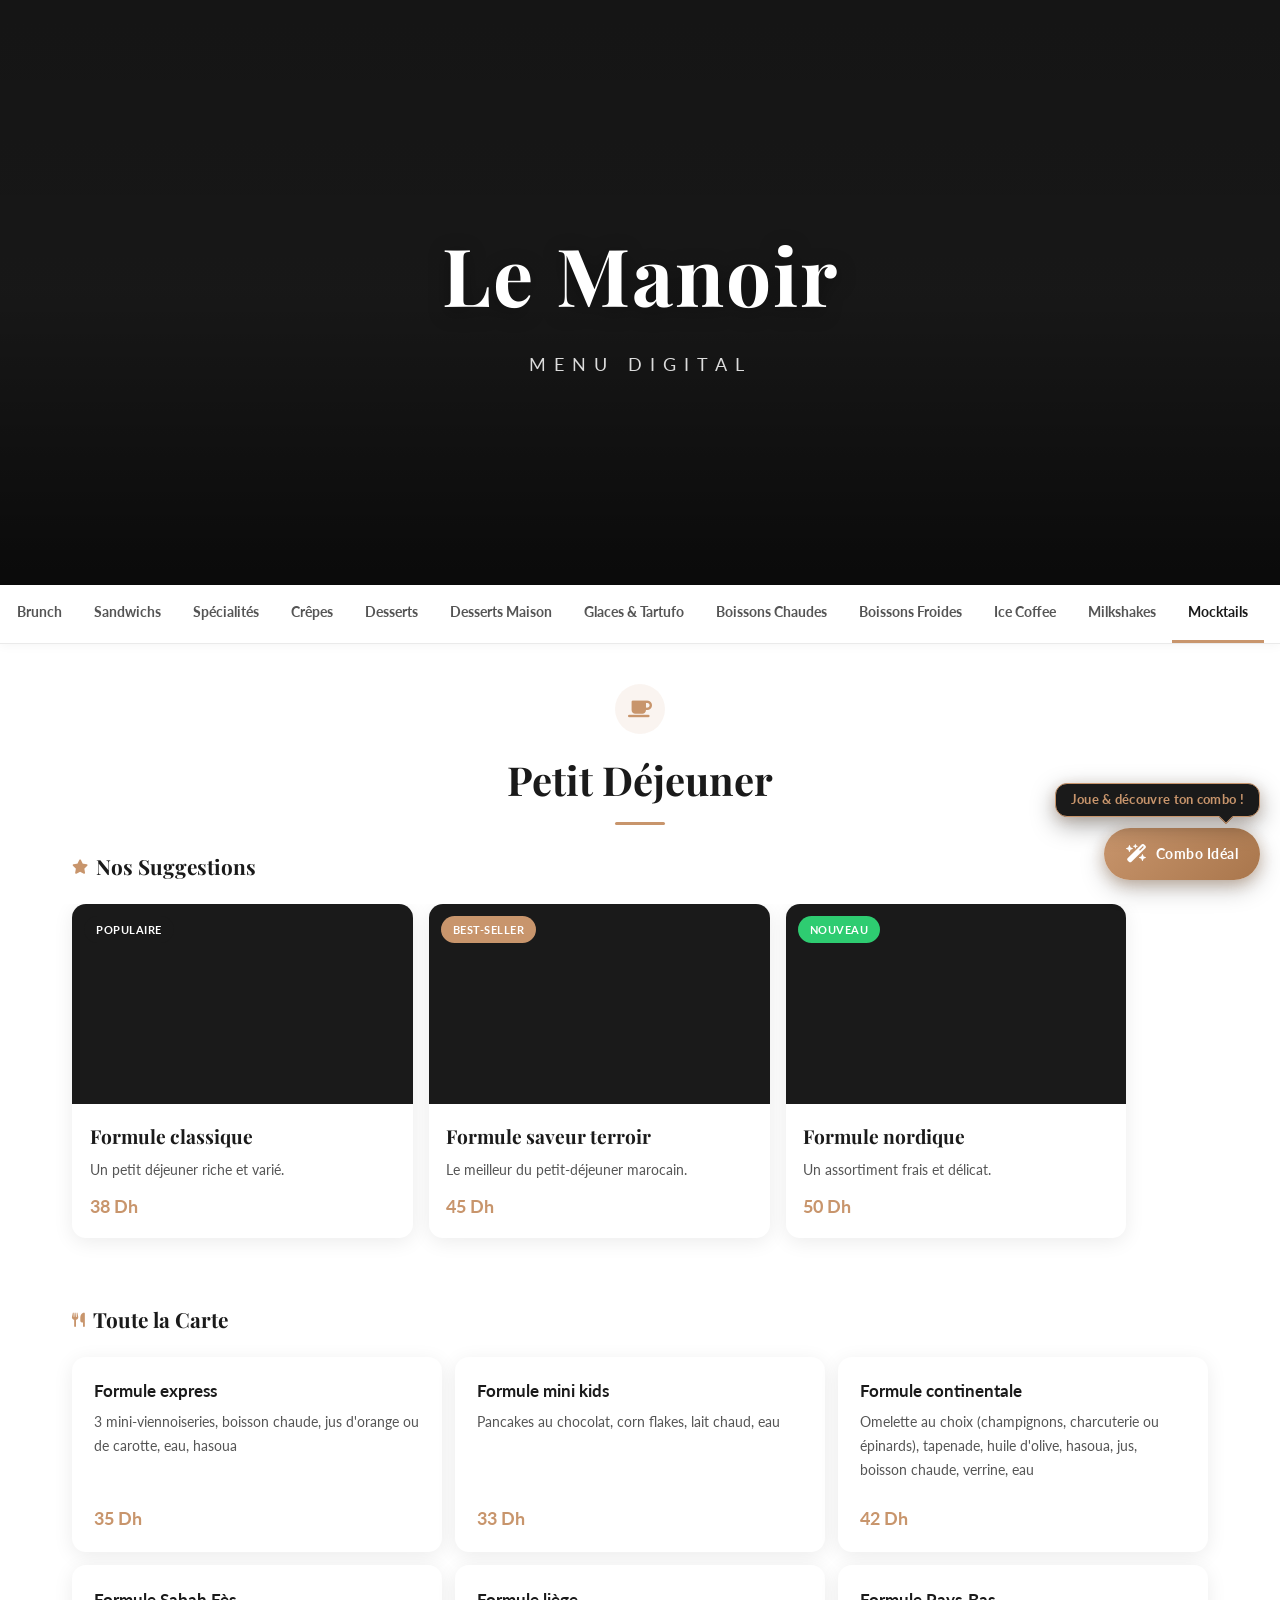
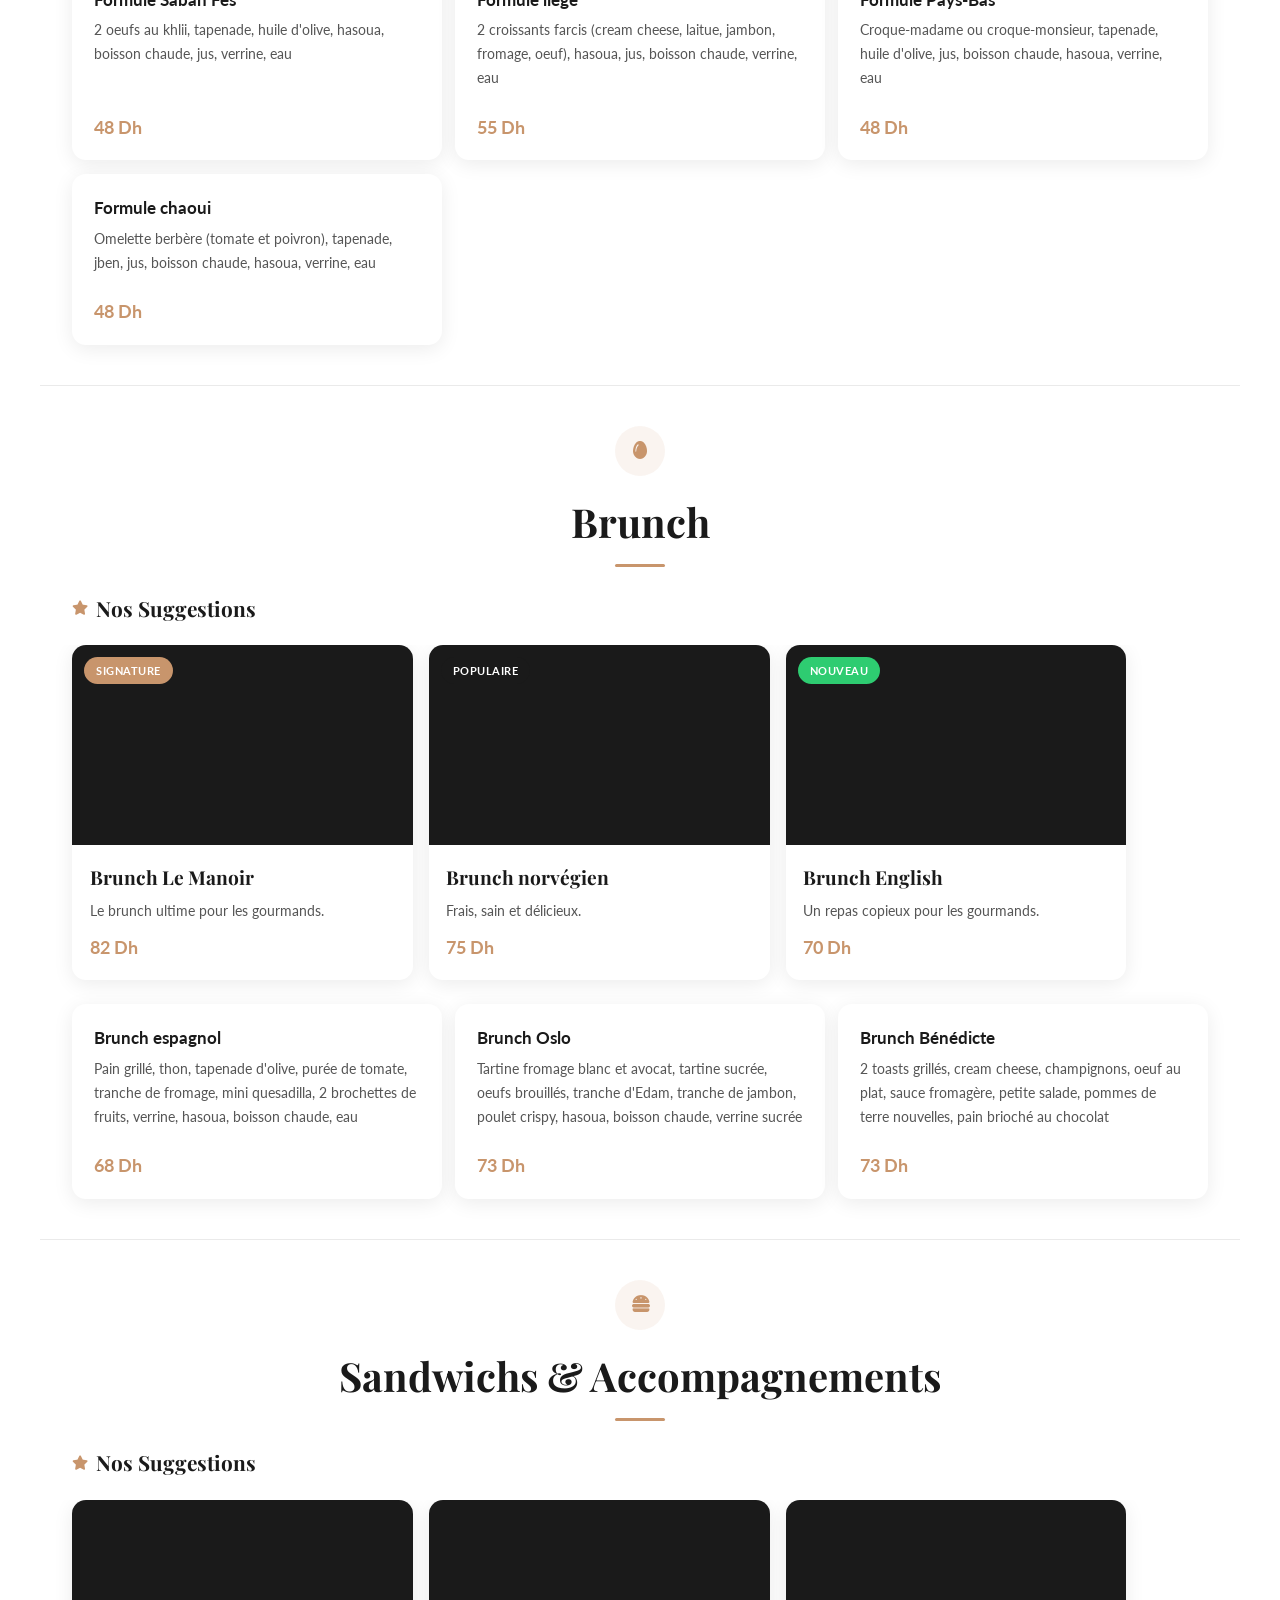
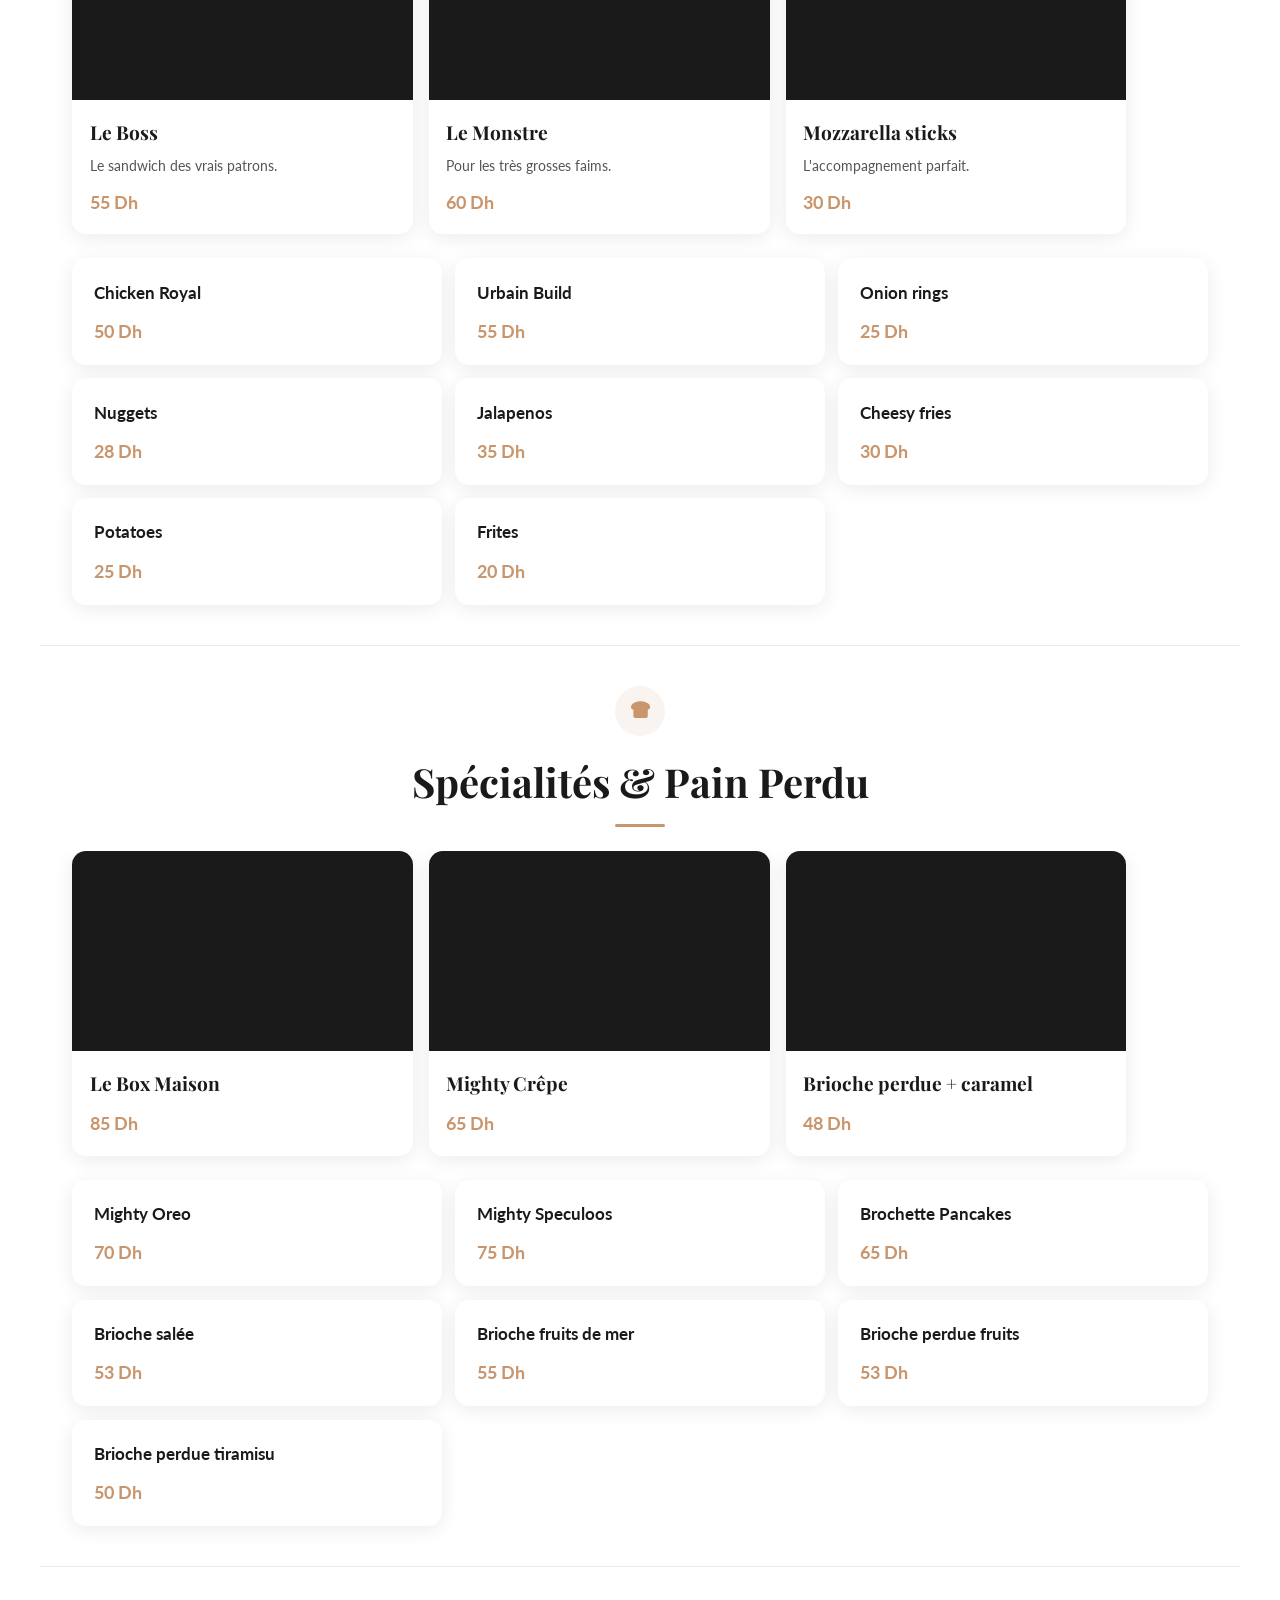
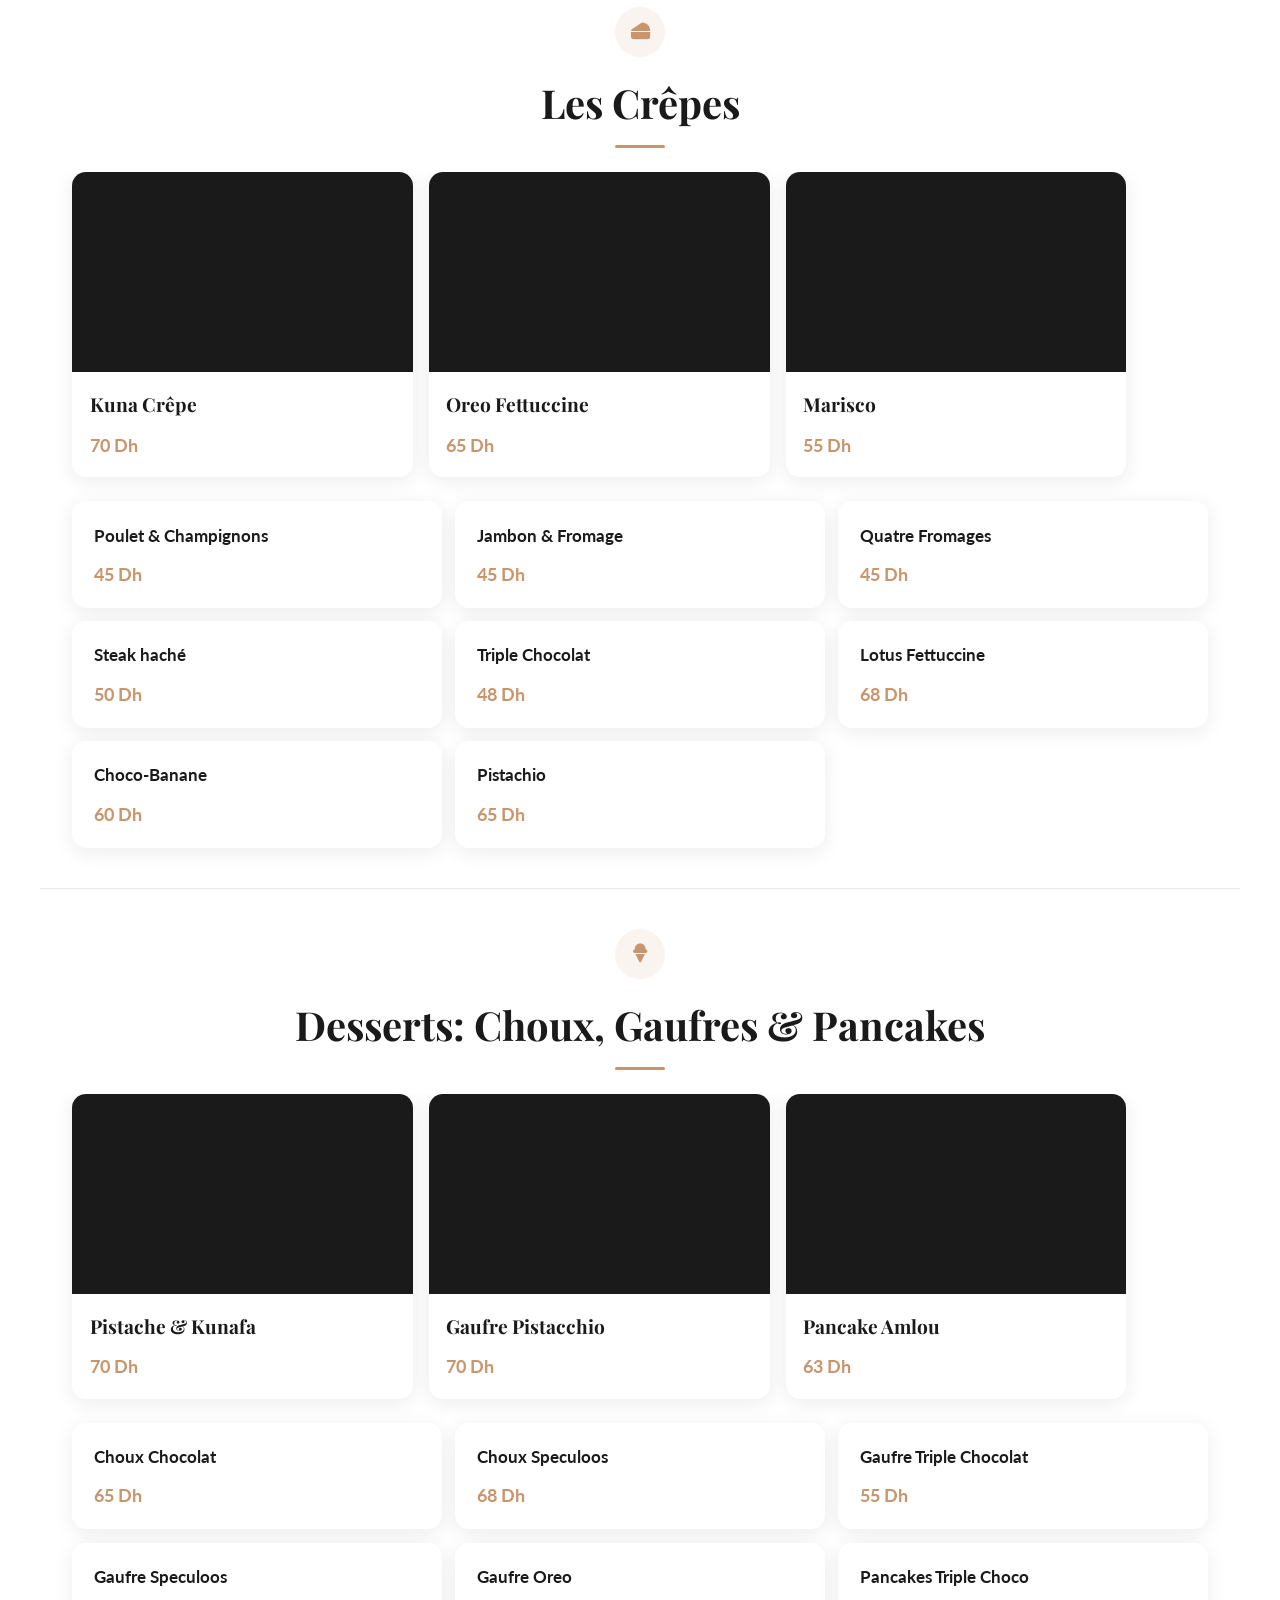
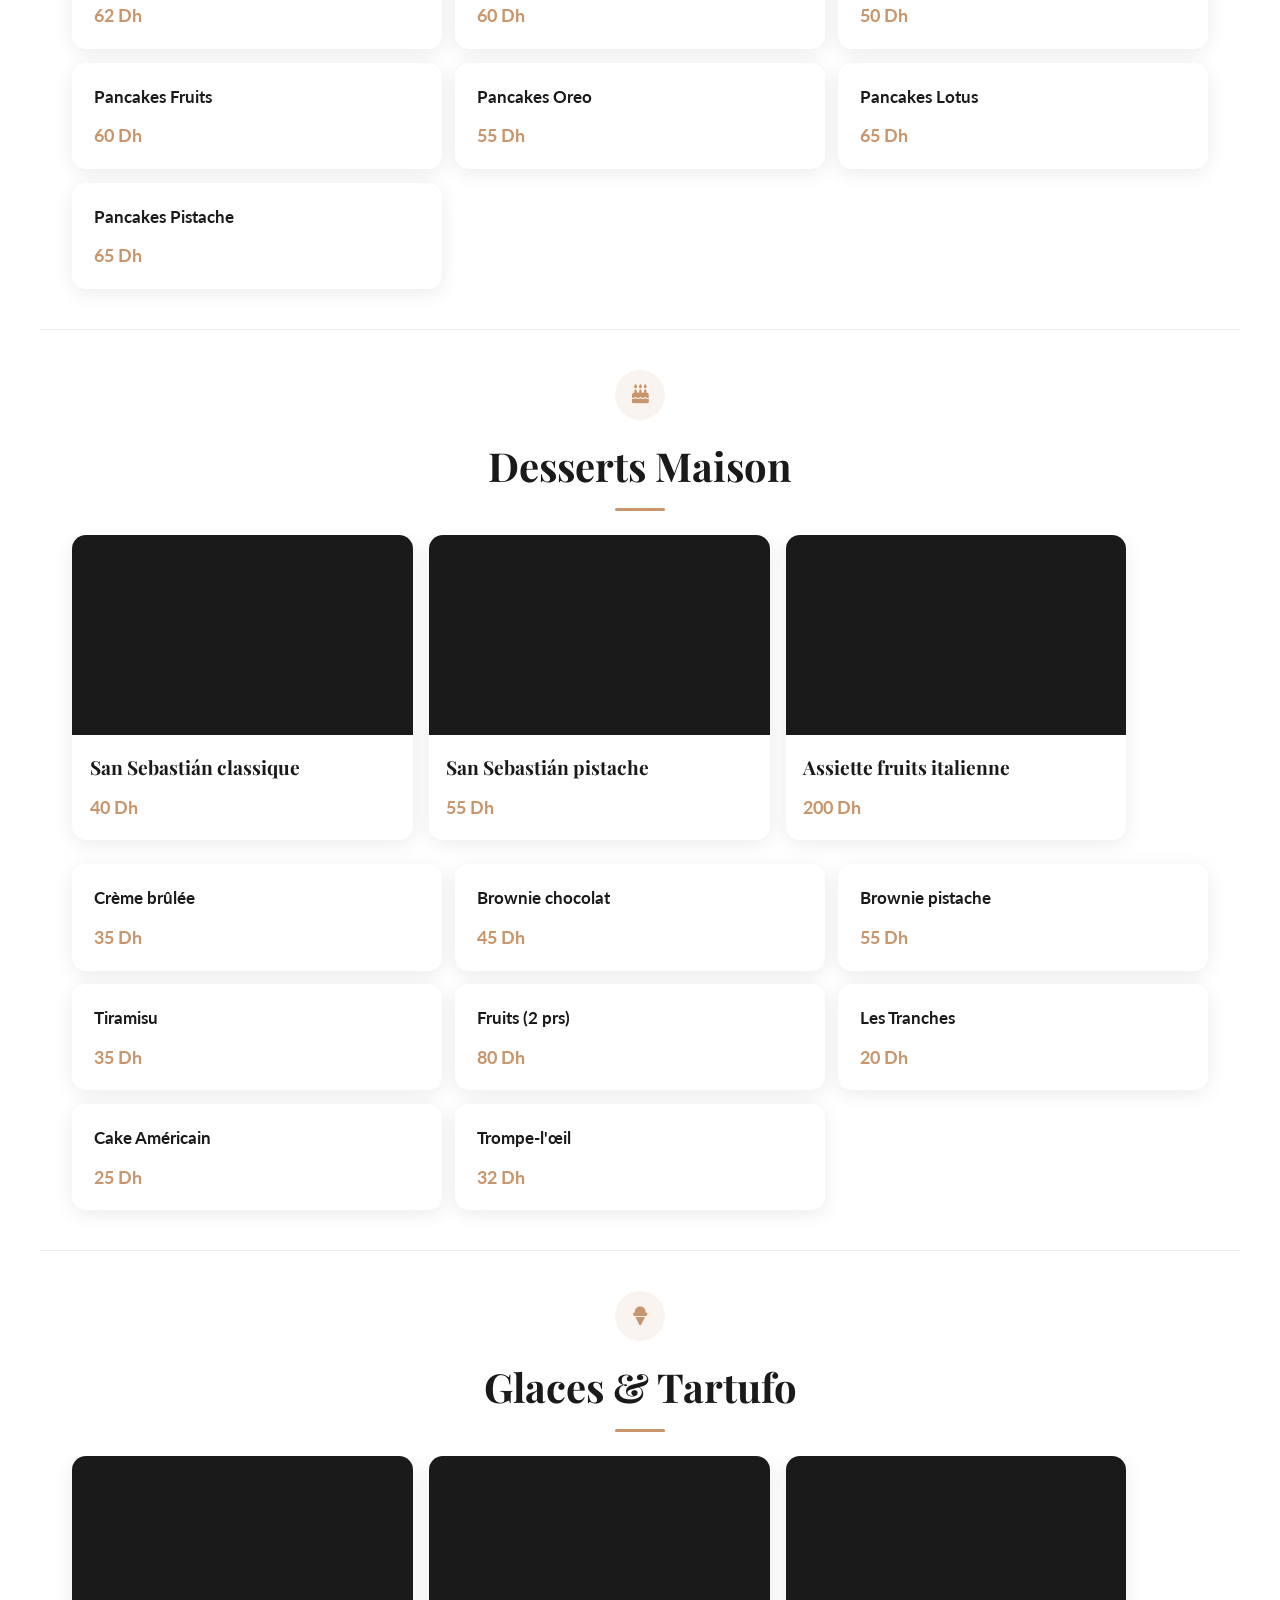
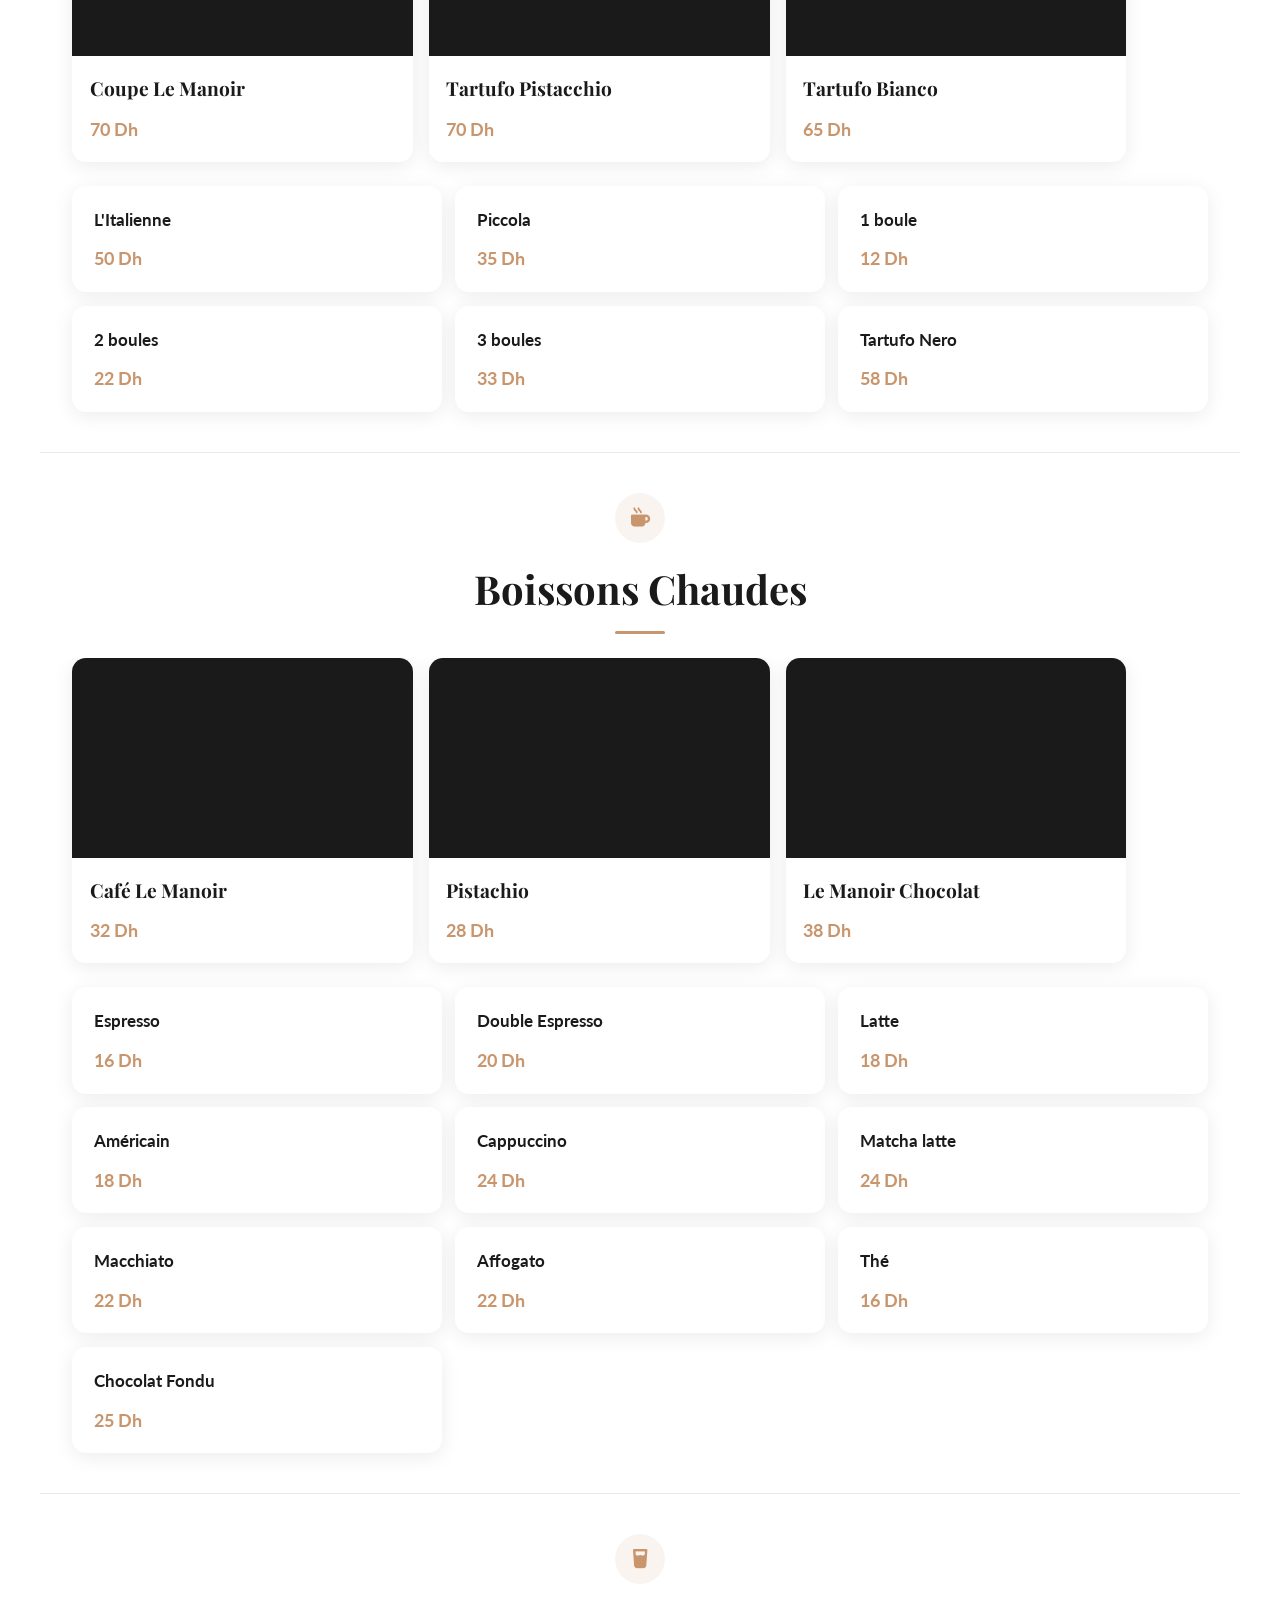
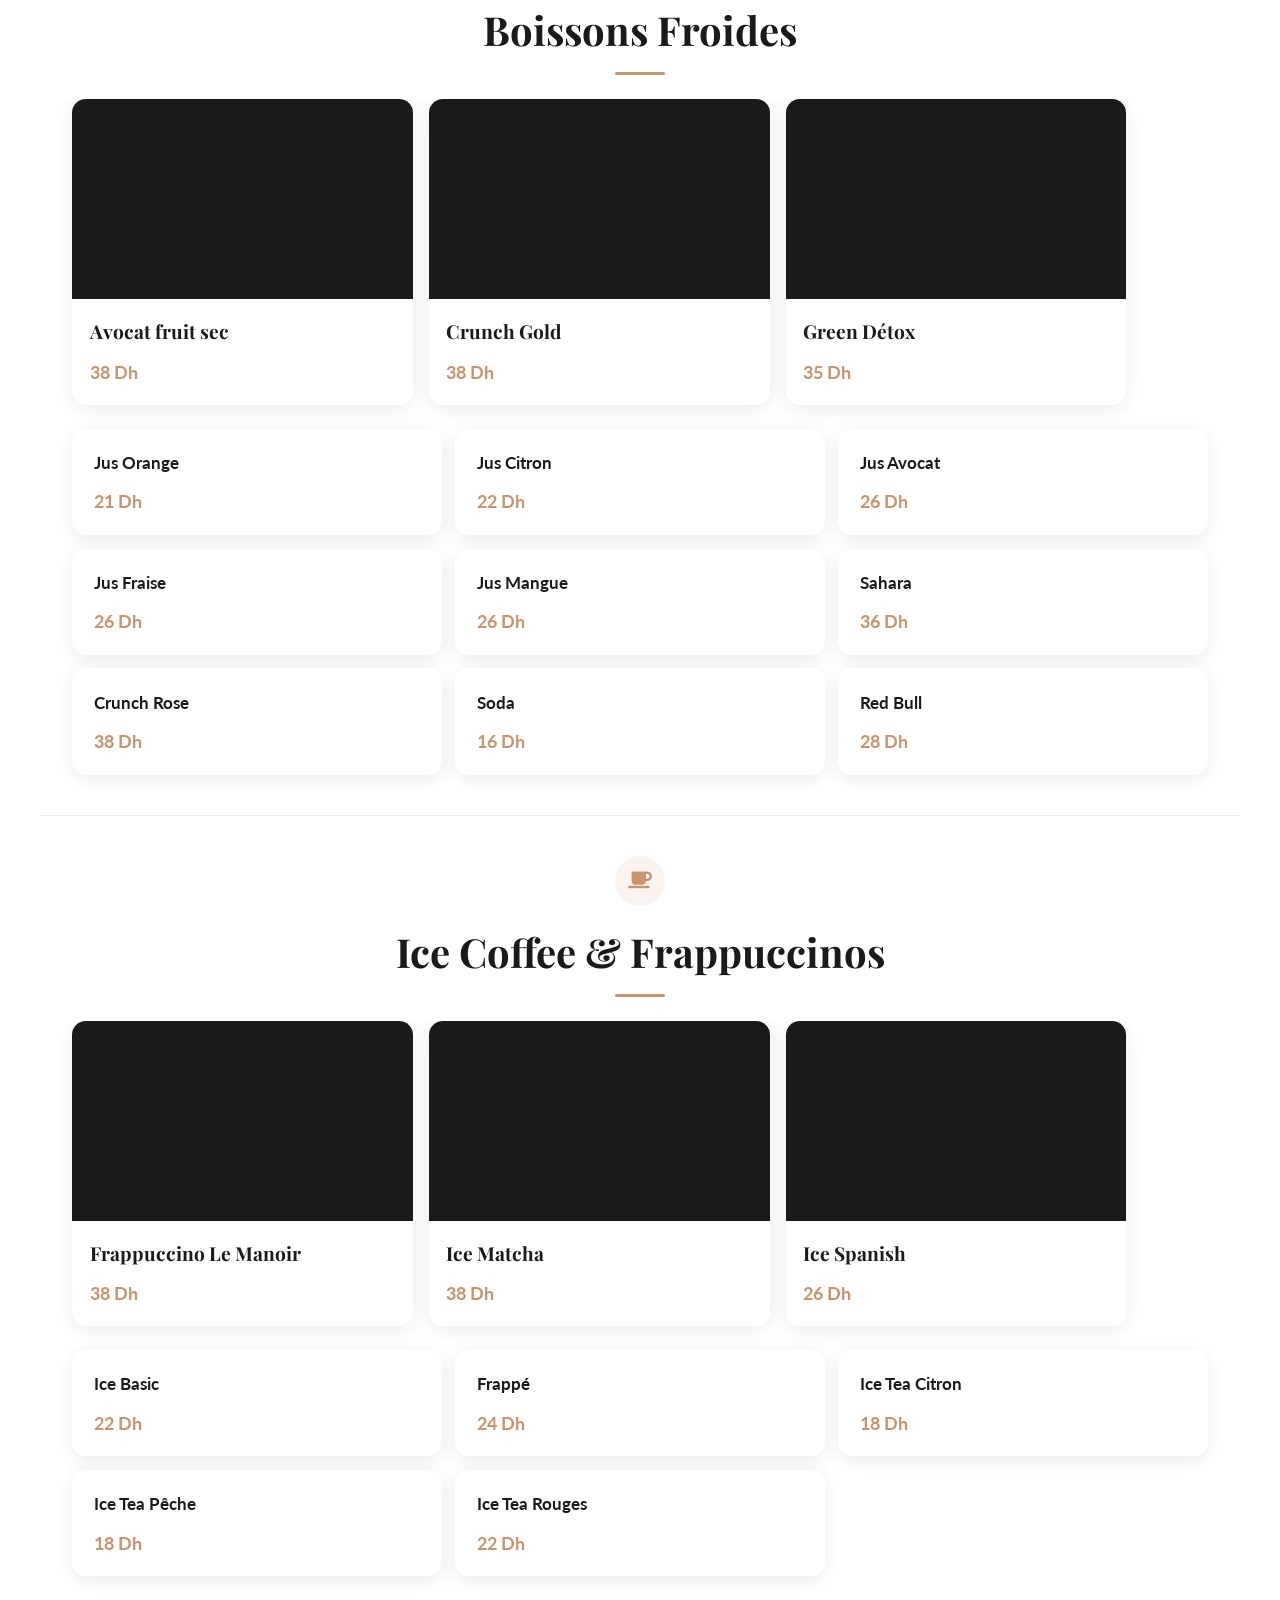
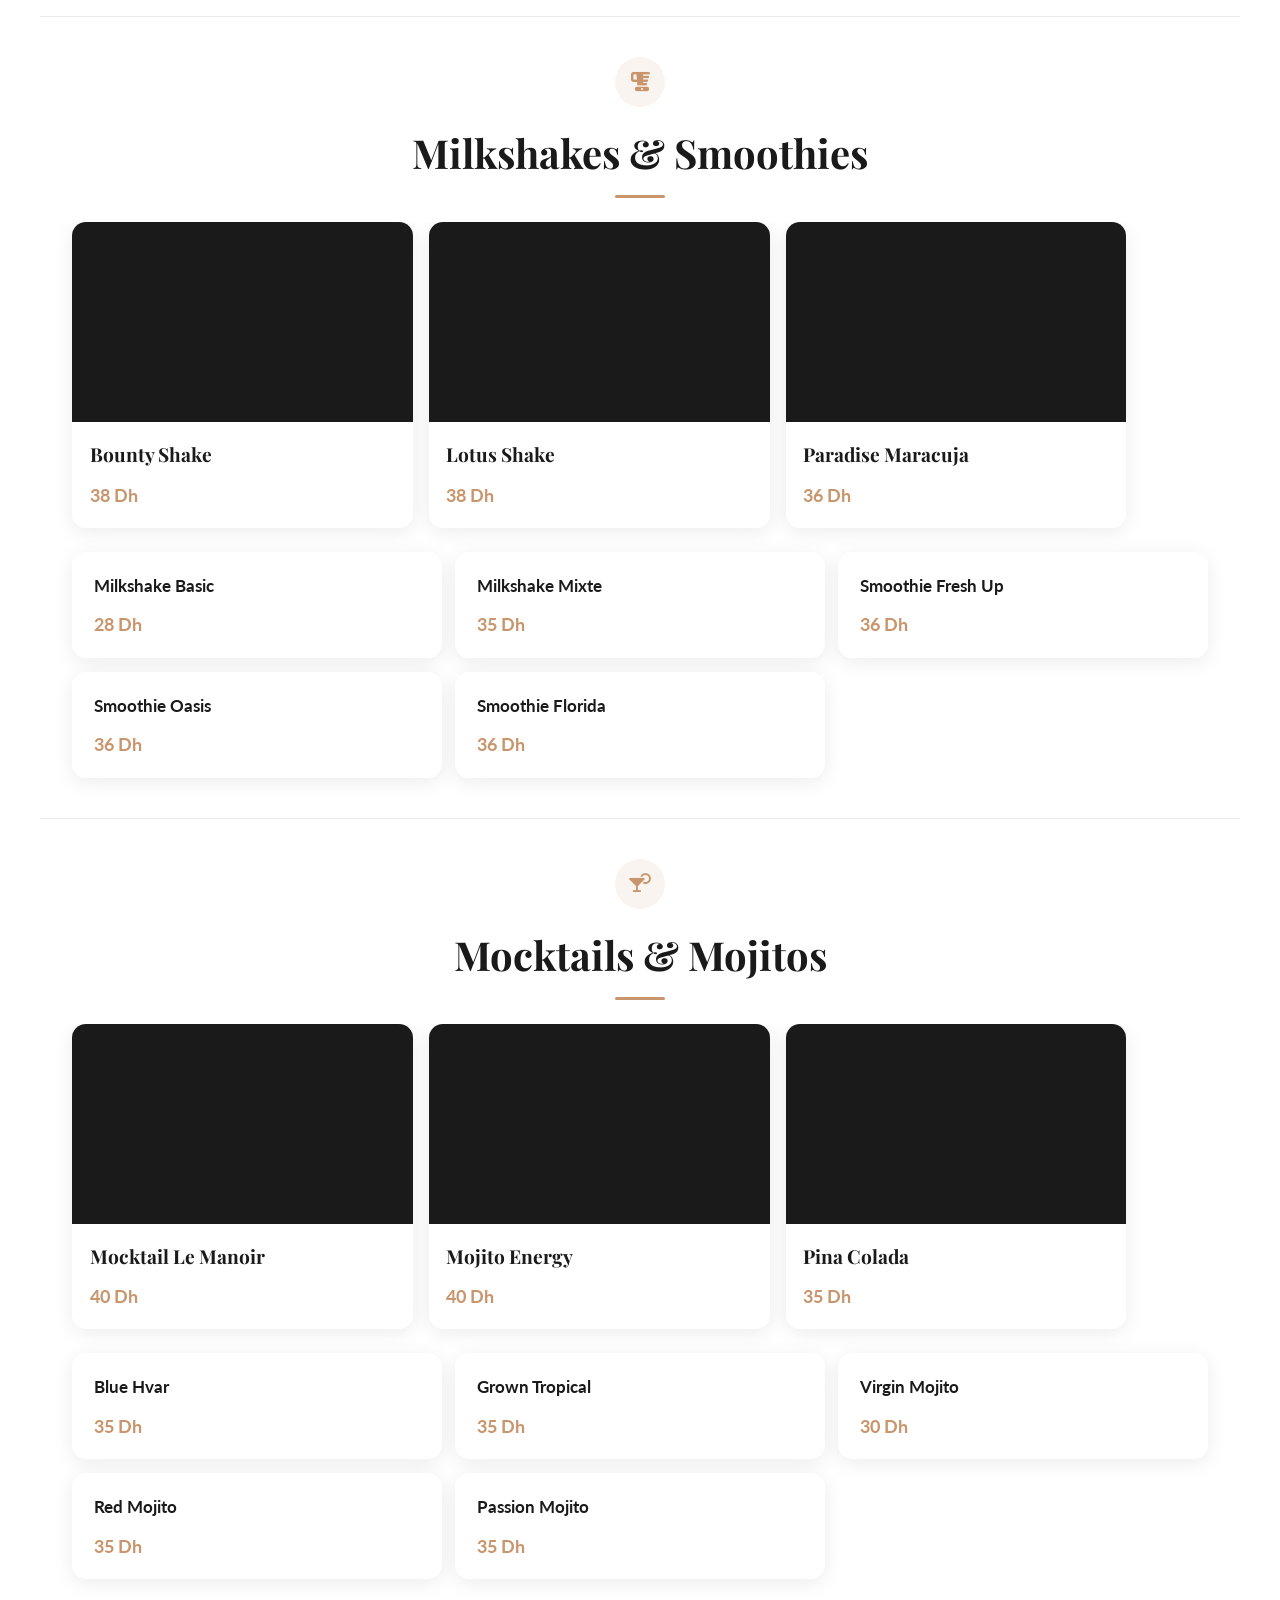
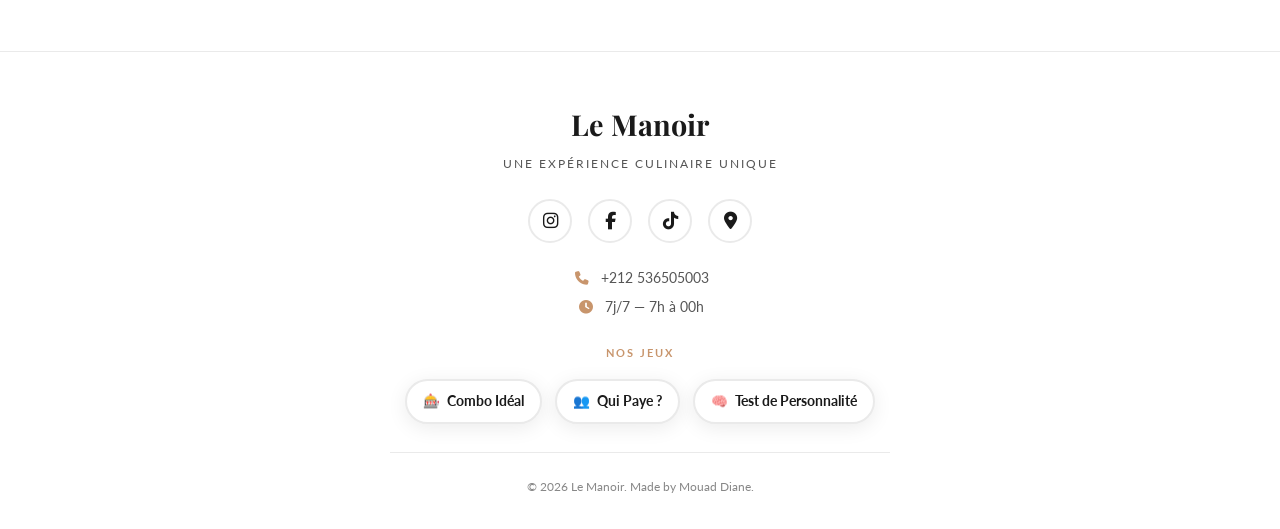
<file: index.html>
<!DOCTYPE html>
<html lang="fr" dir="ltr">
<head>
    <meta charset="UTF-8">
    <meta name="viewport" content="width=device-width, initial-scale=1.0, viewport-fit=cover">
    <title data-i18n="meta.title">Le Manoir - Menu Digital</title>
    <meta name="description" content="Découvrez le menu digital du restaurant Le Manoir. Petit-déjeuner, brunch, crêpes, desserts et boissons.">
    <meta name="theme-color" content="#1A1A1A">
    <link rel="preconnect" href="https://fonts.googleapis.com">
    <link rel="preconnect" href="https://fonts.gstatic.com" crossorigin>
    <link href="https://fonts.googleapis.com/css2?family=Lato:wght@400;700&family=Playfair+Display:wght@700&display=swap" rel="stylesheet">
    <link rel="stylesheet" href="https://cdnjs.cloudflare.com/ajax/libs/font-awesome/6.2.1/css/all.min.css">
    <link href="https://unpkg.com/aos@2.3.1/dist/aos.css" rel="stylesheet">
    <link rel="stylesheet" href="style.css?v=5">
    <style>
        video {
            object-fit: cover;
            background: #1a1a1a;
        }
        .lazy-video {
            opacity: 1;
            transition: opacity 0.3s;
        }
        .lazy-video.loaded {
            opacity: 1;
        }
    </style>
</head>
<body>

    <div class="loader-overlay">
        <div class="loader-content">
            <h1 class="loader-title"><span>L</span><span>e</span><span>&nbsp;</span><span>M</span><span>a</span><span>n</span><span>o</span><span>i</span><span>r</span></h1>
            <div class="loader-bar"><div class="loader-bar-inner"></div></div>
        </div>
    </div>

    <header class="hero-section">
        <div class="hero-slider">
            <video src="https://pub-5dafc5852b4748ea877521d8d93bb224.r2.dev/video hero.webm" class="active" poster="https://pub-5dafc5852b4748ea877521d8d93bb224.r2.dev/heroposter.jpg" autoplay muted loop playsinline></video>
        </div>
        <div class="hero-overlay"></div>
        <div class="logo-overlay">
            <h1 class="animated-title">Le Manoir</h1>
            <p class="hero-subtitle" data-i18n="hero.subtitle">Menu Digital</p>
        </div>
    </header>

    <nav class="category-nav">
        <div class="nav-container">
            <button class="dark-mode-toggle" aria-label="Toggle dark mode" data-i18n-title="aria.dark">
                <i class="fas fa-moon"></i>
            </button>
            <a href="#petit-dejeuner" class="nav-link active" data-i18n="nav.petit-dejeuner">Petit Déjeuner</a>
            <a href="#brunch" class="nav-link" data-i18n="nav.brunch">Brunch</a>
            <a href="#sandwichs" class="nav-link" data-i18n="nav.sandwichs">Sandwichs</a>
            <a href="#specialites" class="nav-link" data-i18n="nav.specialites">Spécialités</a>
            <a href="#crepes" class="nav-link" data-i18n="nav.crepes">Crêpes</a>
            <a href="#desserts" class="nav-link" data-i18n="nav.desserts">Desserts</a>
            <a href="#desserts-maison" class="nav-link" data-i18n="nav.desserts-maison">Desserts Maison</a>
            <a href="#glaces" class="nav-link" data-i18n="nav.glaces">Glaces & Tartufo</a>
            <a href="#boissons-chaudes" class="nav-link" data-i18n="nav.boissons-chaudes">Boissons Chaudes</a>
            <a href="#boissons-froides" class="nav-link" data-i18n="nav.boissons-froides">Boissons Froides</a>
            <a href="#ice-coffee" class="nav-link" data-i18n="nav.ice-coffee">Ice Coffee</a>
            <a href="#milkshakes" class="nav-link" data-i18n="nav.milkshakes">Milkshakes</a>
            <a href="#mocktails" class="nav-link" data-i18n="nav.mocktails">Mocktails</a>
        </div>
    </nav>

    <main>
        <section id="petit-dejeuner" class="menu-section">
            <div class="section-header" data-aos="fade-in">
                <span class="section-icon"><i class="fas fa-coffee"></i></span>
                <h2 data-i18n="sec.petit-dejeuner">Petit Déjeuner</h2>
                <div class="section-divider"></div>
            </div>
            <h4 class="subcategory-title" data-aos="fade-in" data-i18n="sub.suggestions"><i class="fas fa-star"></i> Nos Suggestions</h4>
            <div class="popular-carousel">
                <div class="popular-card" data-aos="fade-up" data-description="La formule complète: 2 oeufs, fromage rouge, tapenade, huile d'olive, hasoua, jus, boisson chaude, verrine, eau.">
                    <div class="card-badge" data-i18n="badge.populaire">Populaire</div>
                    <video class="lazy-video" poster="https://pub-5dafc5852b4748ea877521d8d93bb224.r2.dev/posterdej.jpg" muted loop playsinline preload="metadata">
                        <source src="https://pub-5dafc5852b4748ea877521d8d93bb224.r2.dev/video déj.webm" data-src="https://pub-5dafc5852b4748ea877521d8d93bb224.r2.dev/video déj.webm" type="video/webm">
                    </video>
                    <div class="card-content">
                        <h3>Formule classique</h3>
                        <p class="ingredients">Un petit déjeuner riche et varié.</p>
                        <span class="price">38 Dh</span>
                    </div>
                </div>
                <div class="popular-card" data-aos="fade-up" data-aos-delay="100" data-description="Un voyage au Maroc avec harcha, msemen, meloui, baghrir, amlou, jben, miel, olives noires et plus.">
                    <div class="card-badge best" data-i18n="badge.bestseller">Best-seller</div>
                    <video class="lazy-video" poster="https://pub-5dafc5852b4748ea877521d8d93bb224.r2.dev/poster dej2.jpg" muted loop playsinline preload="metadata">
                        <source src="https://pub-5dafc5852b4748ea877521d8d93bb224.r2.dev/video déj 2 - Copie (2).webm" data-src="https://pub-5dafc5852b4748ea877521d8d93bb224.r2.dev/video déj 2 - Copie (2).webm" type="video/webm">
                    </video>
                    <div class="card-content">
                        <h3>Formule saveur terroir</h3>
                        <p class="ingredients">Le meilleur du petit-déjeuner marocain.</p>
                        <span class="price">45 Dh</span>
                    </div>
                </div>
                <div class="popular-card" data-aos="fade-up" data-aos-delay="200" data-description="Une touche d'élégance avec 2 oeufs, assortiment de charcuterie, tranches de fromage, jben, olives, hasoua et jus.">
                    <div class="card-badge new" data-i18n="badge.nouveau">Nouveau</div>
                    <video class="lazy-video" poster="https://pub-5dafc5852b4748ea877521d8d93bb224.r2.dev/posterplates.jpg" muted loop playsinline preload="metadata">
                        <source src="https://pub-5dafc5852b4748ea877521d8d93bb224.r2.dev/video plates - Copie (2).webm" data-src="https://pub-5dafc5852b4748ea877521d8d93bb224.r2.dev/video plates - Copie (2).webm" type="video/webm">
                    </video>
                    <div class="card-content">
                        <h3>Formule nordique</h3>
                        <p class="ingredients">Un assortiment frais et délicat.</p>
                        <span class="price">50 Dh</span>
                    </div>
                </div>
            </div>
            <h4 class="subcategory-title" data-aos="fade-in" data-i18n="sub.full-menu"><i class="fas fa-utensils"></i> Toute la Carte</h4>
            <div class="menu-grid">
                <div class="menu-item-card" data-aos="fade-up"><h3>Formule express</h3><p>3 mini-viennoiseries, boisson chaude, jus d'orange ou de carotte, eau, hasoua</p><div class="price-line"><span class="price">35 Dh</span></div></div>
                <div class="menu-item-card" data-aos="fade-up" data-aos-delay="50"><h3>Formule mini kids</h3><p>Pancakes au chocolat, corn flakes, lait chaud, eau</p><div class="price-line"><span class="price">33 Dh</span></div></div>
                <div class="menu-item-card" data-aos="fade-up"><h3>Formule continentale</h3><p>Omelette au choix (champignons, charcuterie ou épinards), tapenade, huile d'olive, hasoua, jus, boisson chaude, verrine, eau</p><div class="price-line"><span class="price">42 Dh</span></div></div>
                <div class="menu-item-card" data-aos="fade-up" data-aos-delay="50"><h3>Formule Sabah Fès</h3><p>2 oeufs au khlii, tapenade, huile d'olive, hasoua, boisson chaude, jus, verrine, eau</p><div class="price-line"><span class="price">48 Dh</span></div></div>
                <div class="menu-item-card" data-aos="fade-up"><h3>Formule liège</h3><p>2 croissants farcis (cream cheese, laitue, jambon, fromage, oeuf), hasoua, jus, boisson chaude, verrine, eau</p><div class="price-line"><span class="price">55 Dh</span></div></div>
                <div class="menu-item-card" data-aos="fade-up" data-aos-delay="50"><h3>Formule Pays-Bas</h3><p>Croque-madame ou croque-monsieur, tapenade, huile d'olive, jus, boisson chaude, hasoua, verrine, eau</p><div class="price-line"><span class="price">48 Dh</span></div></div>
                <div class="menu-item-card" data-aos="fade-up"><h3>Formule chaoui</h3><p>Omelette berbère (tomate et poivron), tapenade, jben, jus, boisson chaude, hasoua, verrine, eau</p><div class="price-line"><span class="price">48 Dh</span></div></div>
            </div>
        </section>

        <section id="brunch" class="menu-section">
            <div class="section-header" data-aos="fade-in">
                <span class="section-icon"><i class="fas fa-egg"></i></span>
                <h2 data-i18n="sec.brunch">Brunch</h2>
                <div class="section-divider"></div>
            </div>
            <h4 class="subcategory-title" data-aos="fade-in" data-i18n="sub.suggestions"><i class="fas fa-star"></i> Nos Suggestions</h4>
            <div class="popular-carousel">
                <div class="popular-card" data-aos="fade-up" data-description="Pain bagel, fromage blanc, champignons, avocat, charcuterie, oeuf au plat, pommes de terre nouvelles, merguez, petite salade, verrine, croissant sucré, boisson chaude, eau.">
                    <div class="card-badge best" data-i18n="badge.signature">Signature</div>
                    <video class="lazy-video" poster="https://pub-5dafc5852b4748ea877521d8d93bb224.r2.dev/posterpizza.jpg" muted loop playsinline preload="metadata">
                        <source src="https://pub-5dafc5852b4748ea877521d8d93bb224.r2.dev/video pizza - Copie (2).webm" data-src="https://pub-5dafc5852b4748ea877521d8d93bb224.r2.dev/video pizza - Copie (2).webm" type="video/webm">
                    </video>
                    <div class="card-content"><h3>Brunch Le Manoir</h3><p class="ingredients">Le brunch ultime pour les gourmands.</p><span class="price">82 Dh</span></div>
                </div>
                <div class="popular-card" data-aos="fade-up" data-aos-delay="100" data-description="2 tartines à la purée d'avocat et saumon fumé, 2 oeufs pochés, petite salade, boule de yaourt aux fruits frais et fruits secs, hasoua, boisson chaude, eau.">
                    <div class="card-badge" data-i18n="badge.populaire">Populaire</div>
                    <video class="lazy-video" poster="https://pub-5dafc5852b4748ea877521d8d93bb224.r2.dev/poster dej2.jpg" muted loop playsinline preload="metadata">
                        <source src="https://pub-5dafc5852b4748ea877521d8d93bb224.r2.dev/video déj 2 - Copie (4).webm" data-src="https://pub-5dafc5852b4748ea877521d8d93bb224.r2.dev/video déj 2 - Copie (4).webm" type="video/webm">
                    </video>
                    <div class="card-content"><h3>Brunch norvégien</h3><p class="ingredients">Frais, sain et délicieux.</p><span class="price">75 Dh</span></div>
                </div>
                <div class="popular-card" data-aos="fade-up" data-aos-delay="200" data-description="2 oeufs brouillés, 3 saucisses, pommes de terre nouvelles, petite salade, 2 tranches de jambon, 2 pancakes au chocolat, hasoua, boisson chaude, eau.">
                    <div class="card-badge new" data-i18n="badge.nouveau">Nouveau</div>
                    <video class="lazy-video" poster="https://pub-5dafc5852b4748ea877521d8d93bb224.r2.dev/posterpizza.jpg" muted loop playsinline preload="metadata">
                        <source src="https://pub-5dafc5852b4748ea877521d8d93bb224.r2.dev/video pizza - Copie (2).webm" data-src="https://pub-5dafc5852b4748ea877521d8d93bb224.r2.dev/video pizza - Copie (2).webm" type="video/webm">
                    </video>
                    <div class="card-content"><h3>Brunch English</h3><p class="ingredients">Un repas copieux pour les gourmands.</p><span class="price">70 Dh</span></div>
                </div>
            </div>
            <div class="menu-grid">
                <div class="menu-item-card" data-aos="fade-up"><h3>Brunch espagnol</h3><p>Pain grillé, thon, tapenade d'olive, purée de tomate, tranche de fromage, mini quesadilla, 2 brochettes de fruits, verrine, hasoua, boisson chaude, eau</p><div class="price-line"><span class="price">68 Dh</span></div></div>
                <div class="menu-item-card" data-aos="fade-up" data-aos-delay="50"><h3>Brunch Oslo</h3><p>Tartine fromage blanc et avocat, tartine sucrée, oeufs brouillés, tranche d'Edam, tranche de jambon, poulet crispy, hasoua, boisson chaude, verrine sucrée</p><div class="price-line"><span class="price">73 Dh</span></div></div>
                <div class="menu-item-card" data-aos="fade-up"><h3>Brunch Bénédicte</h3><p>2 toasts grillés, cream cheese, champignons, oeuf au plat, sauce fromagère, petite salade, pommes de terre nouvelles, pain brioché au chocolat</p><div class="price-line"><span class="price">73 Dh</span></div></div>
            </div>
        </section>

        <section id="sandwichs" class="menu-section">
            <div class="section-header" data-aos="fade-in">
                <span class="section-icon"><i class="fas fa-hamburger"></i></span>
                <h2 data-i18n="sec.sandwichs">Sandwichs & Accompagnements</h2>
                <div class="section-divider"></div>
            </div>
            <h4 class="subcategory-title" data-aos="fade-in" data-i18n="sub.suggestions"><i class="fas fa-star"></i> Nos Suggestions</h4>
            <div class="popular-carousel">
                <div class="popular-card" data-aos="fade-up">
                    <video class="lazy-video" poster="https://pub-5dafc5852b4748ea877521d8d93bb224.r2.dev/postercoffe.jpg" muted loop playsinline preload="metadata">
                        <source src="https://pub-5dafc5852b4748ea877521d8d93bb224.r2.dev/video café.webm" data-src="https://pub-5dafc5852b4748ea877521d8d93bb224.r2.dev/video café.webm" type="video/webm">
                    </video>
                    <div class="card-content"><h3>Le Boss</h3><p class="ingredients">Le sandwich des vrais patrons.</p><span class="price">55 Dh</span></div>
                </div>
                <div class="popular-card" data-aos="fade-up" data-aos-delay="100">
                    <video class="lazy-video" poster="https://pub-5dafc5852b4748ea877521d8d93bb224.r2.dev/posterpizza.jpg" muted loop playsinline preload="metadata">
                        <source src="https://pub-5dafc5852b4748ea877521d8d93bb224.r2.dev/video pizza - Copie (2).webm" data-src="https://pub-5dafc5852b4748ea877521d8d93bb224.r2.dev/video pizza - Copie (2).webm" type="video/webm">
                    </video>
                    <div class="card-content"><h3>Le Monstre</h3><p class="ingredients">Pour les très grosses faims.</p><span class="price">60 Dh</span></div>
                </div>
                <div class="popular-card" data-aos="fade-up" data-aos-delay="200">
                    <video class="lazy-video" poster="https://pub-5dafc5852b4748ea877521d8d93bb224.r2.dev/posterpizza.jpg" muted loop playsinline preload="metadata">
                        <source src="https://pub-5dafc5852b4748ea877521d8d93bb224.r2.dev/video pizza - Copie (2).webm" data-src="https://pub-5dafc5852b4748ea877521d8d93bb224.r2.dev/video pizza - Copie (2).webm" type="video/webm">
                    </video>
                    <div class="card-content"><h3>Mozzarella sticks</h3><p class="ingredients">L'accompagnement parfait.</p><span class="price">30 Dh</span></div>
                </div>
            </div>
            <div class="menu-grid">
                <div class="menu-item-card" data-aos="fade-up"><h3>Chicken Royal</h3><p>50 Dh</p></div>
                <div class="menu-item-card" data-aos="fade-up"><h3>Urbain Build</h3><p>55 Dh</p></div>
                <div class="menu-item-card" data-aos="fade-up"><h3>Onion rings</h3><p>25 Dh</p></div>
                <div class="menu-item-card" data-aos="fade-up"><h3>Nuggets</h3><p>28 Dh</p></div>
                <div class="menu-item-card" data-aos="fade-up"><h3>Jalapenos</h3><p>35 Dh</p></div>
                <div class="menu-item-card" data-aos="fade-up"><h3>Cheesy fries</h3><p>30 Dh</p></div>
                <div class="menu-item-card" data-aos="fade-up"><h3>Potatoes</h3><p>25 Dh</p></div>
                <div class="menu-item-card" data-aos="fade-up"><h3>Frites</h3><p>20 Dh</p></div>
            </div>
        </section>

        <section id="specialites" class="menu-section">
            <div class="section-header" data-aos="fade-in">
                <span class="section-icon"><i class="fas fa-bread-slice"></i></span>
                <h2 data-i18n="sec.specialites">Spécialités & Pain Perdu</h2>
                <div class="section-divider"></div>
            </div>
            <div class="popular-carousel">
                <div class="popular-card" data-aos="fade-up">
                    <video class="lazy-video" poster="https://pub-5dafc5852b4748ea877521d8d93bb224.r2.dev/postercoffe.jpg" muted loop playsinline preload="metadata">
                        <source src="https://pub-5dafc5852b4748ea877521d8d93bb224.r2.dev/video café.webm" data-src="https://pub-5dafc5852b4748ea877521d8d93bb224.r2.dev/video café.webm" type="video/webm">
                    </video>
                    <div class="card-content"><h3>Le Box Maison</h3><span class="price">85 Dh</span></div>
                </div>
                <div class="popular-card" data-aos="fade-up" data-aos-delay="100">
                    <video class="lazy-video" poster="https://pub-5dafc5852b4748ea877521d8d93bb224.r2.dev/posterdej.jpg" muted loop playsinline preload="metadata">
                        <source src="https://pub-5dafc5852b4748ea877521d8d93bb224.r2.dev/video déj - Copie (2).webm" data-src="https://pub-5dafc5852b4748ea877521d8d93bb224.r2.dev/video déj - Copie (2).webm" type="video/webm">
                    </video>
                    <div class="card-content"><h3>Mighty Crêpe</h3><span class="price">65 Dh</span></div>
                </div>
                <div class="popular-card" data-aos="fade-up" data-aos-delay="200">
                    <video class="lazy-video" poster="https://pub-5dafc5852b4748ea877521d8d93bb224.r2.dev/posterdej.jpg" muted loop playsinline preload="metadata">
                        <source src="https://pub-5dafc5852b4748ea877521d8d93bb224.r2.dev/video déj.webm" data-src="https://pub-5dafc5852b4748ea877521d8d93bb224.r2.dev/video déj.webm" type="video/webm">
                    </video>
                    <div class="card-content"><h3>Brioche perdue + caramel</h3><span class="price">48 Dh</span></div>
                </div>
            </div>
            <div class="menu-grid">
                <div class="menu-item-card" data-aos="fade-up"><h3>Mighty Oreo</h3><p>70 Dh</p></div>
                <div class="menu-item-card" data-aos="fade-up"><h3>Mighty Speculoos</h3><p>75 Dh</p></div>
                <div class="menu-item-card" data-aos="fade-up"><h3>Brochette Pancakes</h3><p>65 Dh</p></div>
                <div class="menu-item-card" data-aos="fade-up"><h3>Brioche salée</h3><p>53 Dh</p></div>
                <div class="menu-item-card" data-aos="fade-up"><h3>Brioche fruits de mer</h3><p>55 Dh</p></div>
                <div class="menu-item-card" data-aos="fade-up"><h3>Brioche perdue fruits</h3><p>53 Dh</p></div>
                <div class="menu-item-card" data-aos="fade-up"><h3>Brioche perdue tiramisu</h3><p>50 Dh</p></div>
            </div>
        </section>

        <section id="crepes" class="menu-section">
            <div class="section-header" data-aos="fade-in">
                <span class="section-icon"><i class="fas fa-cheese"></i></span>
                <h2 data-i18n="sec.crepes">Les Crêpes</h2>
                <div class="section-divider"></div>
            </div>
            <div class="popular-carousel">
                <div class="popular-card" data-aos="fade-up">
                    <video class="lazy-video" poster="https://pub-5dafc5852b4748ea877521d8d93bb224.r2.dev/postercoffe.jpg" muted loop playsinline preload="metadata">
                        <source src="https://pub-5dafc5852b4748ea877521d8d93bb224.r2.dev/video café.webm" data-src="https://pub-5dafc5852b4748ea877521d8d93bb224.r2.dev/video café.webm" type="video/webm">
                    </video>
                    <div class="card-content"><h3>Kuna Crêpe</h3><span class="price">70 Dh</span></div>
                </div>
                <div class="popular-card" data-aos="fade-up" data-aos-delay="100">
                    <video class="lazy-video" poster="https://pub-5dafc5852b4748ea877521d8d93bb224.r2.dev/posterpizza.jpg" muted loop playsinline preload="metadata">
                        <source src="https://pub-5dafc5852b4748ea877521d8d93bb224.r2.dev/video pizza - Copie (2).webm" data-src="https://pub-5dafc5852b4748ea877521d8d93bb224.r2.dev/video pizza - Copie (2).webm" type="video/webm">
                    </video>
                    <div class="card-content"><h3>Oreo Fettuccine</h3><span class="price">65 Dh</span></div>
                </div>
                <div class="popular-card" data-aos="fade-up" data-aos-delay="200">
                    <video class="lazy-video" poster="https://pub-5dafc5852b4748ea877521d8d93bb224.r2.dev/posterdej.jpg" muted loop playsinline preload="metadata">
                        <source src="https://pub-5dafc5852b4748ea877521d8d93bb224.r2.dev/video déj.webm" data-src="https://pub-5dafc5852b4748ea877521d8d93bb224.r2.dev/video déj.webm" type="video/webm">
                    </video>
                    <div class="card-content"><h3>Marisco</h3><span class="price">55 Dh</span></div>
                </div>
            </div>
            <div class="menu-grid">
                <div class="menu-item-card" data-aos="fade-up"><h3>Poulet & Champignons</h3><p>45 Dh</p></div>
                <div class="menu-item-card" data-aos="fade-up"><h3>Jambon & Fromage</h3><p>45 Dh</p></div>
                <div class="menu-item-card" data-aos="fade-up"><h3>Quatre Fromages</h3><p>45 Dh</p></div>
                <div class="menu-item-card" data-aos="fade-up"><h3>Steak haché</h3><p>50 Dh</p></div>
                <div class="menu-item-card" data-aos="fade-up"><h3>Triple Chocolat</h3><p>48 Dh</p></div>
                <div class="menu-item-card" data-aos="fade-up"><h3>Lotus Fettuccine</h3><p>68 Dh</p></div>
                <div class="menu-item-card" data-aos="fade-up"><h3>Choco-Banane</h3><p>60 Dh</p></div>
                <div class="menu-item-card" data-aos="fade-up"><h3>Pistachio</h3><p>65 Dh</p></div>
            </div>
        </section>

        <section id="desserts" class="menu-section">
            <div class="section-header" data-aos="fade-in">
                <span class="section-icon"><i class="fas fa-ice-cream"></i></span>
                <h2 data-i18n="sec.desserts">Desserts: Choux, Gaufres & Pancakes</h2>
                <div class="section-divider"></div>
            </div>
            <div class="popular-carousel">
                <div class="popular-card" data-aos="fade-up">
                    <video class="lazy-video" poster="https://pub-5dafc5852b4748ea877521d8d93bb224.r2.dev/posterpizza.jpg" muted loop playsinline preload="metadata">
                        <source src="https://pub-5dafc5852b4748ea877521d8d93bb224.r2.dev/video pizza - Copie (2).webm" data-src="https://pub-5dafc5852b4748ea877521d8d93bb224.r2.dev/video pizza - Copie (2).webm" type="video/webm">
                    </video>
                    <div class="card-content"><h3>Pistache & Kunafa</h3><span class="price">70 Dh</span></div>
                </div>
                <div class="popular-card" data-aos="fade-up" data-aos-delay="100">
                    <video class="lazy-video" poster="https://pub-5dafc5852b4748ea877521d8d93bb224.r2.dev/posterdej.jpg" muted loop playsinline preload="metadata">
                        <source src="https://pub-5dafc5852b4748ea877521d8d93bb224.r2.dev/video déj - Copie (3).webm" data-src="https://pub-5dafc5852b4748ea877521d8d93bb224.r2.dev/video déj - Copie (3).webm" type="video/webm">
                    </video>
                    <div class="card-content"><h3>Gaufre Pistacchio</h3><span class="price">70 Dh</span></div>
                </div>
                <div class="popular-card" data-aos="fade-up" data-aos-delay="200">
                    <video class="lazy-video" poster="https://pub-5dafc5852b4748ea877521d8d93bb224.r2.dev/poster dej2.jpg" muted loop playsinline preload="metadata">
                        <source src="https://pub-5dafc5852b4748ea877521d8d93bb224.r2.dev/video déj 2.webm" data-src="https://pub-5dafc5852b4748ea877521d8d93bb224.r2.dev/video déj 2.webm" type="video/webm">
                    </video>
                    <div class="card-content"><h3>Pancake Amlou</h3><span class="price">63 Dh</span></div>
                </div>
            </div>
            <div class="menu-grid">
                <div class="menu-item-card" data-aos="fade-up"><h3>Choux Chocolat</h3><p>65 Dh</p></div>
                <div class="menu-item-card" data-aos="fade-up"><h3>Choux Speculoos</h3><p>68 Dh</p></div>
                <div class="menu-item-card" data-aos="fade-up"><h3>Gaufre Triple Chocolat</h3><p>55 Dh</p></div>
                <div class="menu-item-card" data-aos="fade-up"><h3>Gaufre Speculoos</h3><p>62 Dh</p></div>
                <div class="menu-item-card" data-aos="fade-up"><h3>Gaufre Oreo</h3><p>60 Dh</p></div>
                <div class="menu-item-card" data-aos="fade-up"><h3>Pancakes Triple Choco</h3><p>50 Dh</p></div>
                <div class="menu-item-card" data-aos="fade-up"><h3>Pancakes Fruits</h3><p>60 Dh</p></div>
                <div class="menu-item-card" data-aos="fade-up"><h3>Pancakes Oreo</h3><p>55 Dh</p></div>
                <div class="menu-item-card" data-aos="fade-up"><h3>Pancakes Lotus</h3><p>65 Dh</p></div>
                <div class="menu-item-card" data-aos="fade-up"><h3>Pancakes Pistache</h3><p>65 Dh</p></div>
            </div>
        </section>

        <section id="desserts-maison" class="menu-section">
            <div class="section-header" data-aos="fade-in">
                <span class="section-icon"><i class="fas fa-birthday-cake"></i></span>
                <h2 data-i18n="sec.desserts-maison">Desserts Maison</h2>
                <div class="section-divider"></div>
            </div>
            <div class="popular-carousel">
                <div class="popular-card" data-aos="fade-up">
                    <video class="lazy-video" poster="https://pub-5dafc5852b4748ea877521d8d93bb224.r2.dev/posterpizza.jpg" muted loop playsinline preload="metadata">
                        <source src="https://pub-5dafc5852b4748ea877521d8d93bb224.r2.dev/video pizza - Copie (2).webm" data-src="https://pub-5dafc5852b4748ea877521d8d93bb224.r2.dev/video pizza - Copie (2).webm" type="video/webm">
                    </video>
                    <div class="card-content"><h3>San Sebastián classique</h3><span class="price">40 Dh</span></div>
                </div>
                <div class="popular-card" data-aos="fade-up" data-aos-delay="100">
                    <video class="lazy-video" poster="https://pub-5dafc5852b4748ea877521d8d93bb224.r2.dev/poster dej2.jpg" muted loop playsinline preload="metadata">
                        <source src="https://pub-5dafc5852b4748ea877521d8d93bb224.r2.dev/video déj 2.webm" data-src="https://pub-5dafc5852b4748ea877521d8d93bb224.r2.dev/video déj 2.webm" type="video/webm">
                    </video>
                    <div class="card-content"><h3>San Sebastián pistache</h3><span class="price">55 Dh</span></div>
                </div>
                <div class="popular-card" data-aos="fade-up" data-aos-delay="200">
                    <video class="lazy-video" poster="https://pub-5dafc5852b4748ea877521d8d93bb224.r2.dev/postercoffe.jpg" muted loop playsinline preload="metadata">
                        <source src="https://pub-5dafc5852b4748ea877521d8d93bb224.r2.dev/video café.webm" data-src="https://pub-5dafc5852b4748ea877521d8d93bb224.r2.dev/video café.webm" type="video/webm">
                    </video>
                    <div class="card-content"><h3>Assiette fruits italienne</h3><span class="price">200 Dh</span></div>
                </div>
            </div>
            <div class="menu-grid">
                <div class="menu-item-card" data-aos="fade-up"><h3>Crème brûlée</h3><p>35 Dh</p></div>
                <div class="menu-item-card" data-aos="fade-up"><h3>Brownie chocolat</h3><p>45 Dh</p></div>
                <div class="menu-item-card" data-aos="fade-up"><h3>Brownie pistache</h3><p>55 Dh</p></div>
                <div class="menu-item-card" data-aos="fade-up"><h3>Tiramisu</h3><p>35 Dh</p></div>
                <div class="menu-item-card" data-aos="fade-up"><h3>Fruits (2 prs)</h3><p>80 Dh</p></div>
                <div class="menu-item-card" data-aos="fade-up"><h3>Les Tranches</h3><p>20 Dh</p></div>
                <div class="menu-item-card" data-aos="fade-up"><h3>Cake Américain</h3><p>25 Dh</p></div>
                <div class="menu-item-card" data-aos="fade-up"><h3>Trompe-l'œil</h3><p>32 Dh</p></div>
            </div>
        </section>

        <section id="glaces" class="menu-section">
            <div class="section-header" data-aos="fade-in">
                <span class="section-icon"><i class="fas fa-ice-cream"></i></span>
                <h2 data-i18n="sec.glaces">Glaces & Tartufo</h2>
                <div class="section-divider"></div>
            </div>
            <div class="popular-carousel">
                <div class="popular-card" data-aos="fade-up">
                    <video class="lazy-video" poster="https://pub-5dafc5852b4748ea877521d8d93bb224.r2.dev/posterplates.jpg" muted loop playsinline preload="metadata">
                        <source src="https://pub-5dafc5852b4748ea877521d8d93bb224.r2.dev/video plates - Copie.webm" data-src="https://pub-5dafc5852b4748ea877521d8d93bb224.r2.dev/video plates - Copie.webm" type="video/webm">
                    </video>
                    <div class="card-content"><h3>Coupe Le Manoir</h3><span class="price">70 Dh</span></div>
                </div>
                <div class="popular-card" data-aos="fade-up" data-aos-delay="100">
                    <video class="lazy-video" poster="https://pub-5dafc5852b4748ea877521d8d93bb224.r2.dev/posterdej.jpg" muted loop playsinline preload="metadata">
                        <source src="https://pub-5dafc5852b4748ea877521d8d93bb224.r2.dev/video déj.webm" data-src="https://pub-5dafc5852b4748ea877521d8d93bb224.r2.dev/video déj.webm" type="video/webm">
                    </video>
                    <div class="card-content"><h3>Tartufo Pistacchio</h3><span class="price">70 Dh</span></div>
                </div>
                <div class="popular-card" data-aos="fade-up" data-aos-delay="200">
                    <video class="lazy-video" poster="https://pub-5dafc5852b4748ea877521d8d93bb224.r2.dev/poster dej2.jpg" muted loop playsinline preload="metadata">
                        <source src="https://pub-5dafc5852b4748ea877521d8d93bb224.r2.dev/video déj 2.webm" data-src="https://pub-5dafc5852b4748ea877521d8d93bb224.r2.dev/video déj 2.webm" type="video/webm">
                    </video>
                    <div class="card-content"><h3>Tartufo Bianco</h3><span class="price">65 Dh</span></div>
                </div>
            </div>
            <div class="menu-grid">
                <div class="menu-item-card" data-aos="fade-up"><h3>L'Italienne</h3><p>50 Dh</p></div>
                <div class="menu-item-card" data-aos="fade-up"><h3>Piccola</h3><p>35 Dh</p></div>
                <div class="menu-item-card" data-aos="fade-up"><h3>1 boule</h3><p>12 Dh</p></div>
                <div class="menu-item-card" data-aos="fade-up"><h3>2 boules</h3><p>22 Dh</p></div>
                <div class="menu-item-card" data-aos="fade-up"><h3>3 boules</h3><p>33 Dh</p></div>
                <div class="menu-item-card" data-aos="fade-up"><h3>Tartufo Nero</h3><p>58 Dh</p></div>
            </div>
        </section>

        <section id="boissons-chaudes" class="menu-section">
            <div class="section-header" data-aos="fade-in">
                <span class="section-icon"><i class="fas fa-mug-hot"></i></span>
                <h2 data-i18n="sec.boissons-chaudes">Boissons Chaudes</h2>
                <div class="section-divider"></div>
            </div>
            <div class="popular-carousel">
                <div class="popular-card" data-aos="fade-up">
                    <video class="lazy-video" poster="https://pub-5dafc5852b4748ea877521d8d93bb224.r2.dev/posterpizza.jpg" muted loop playsinline preload="metadata">
                        <source src="https://pub-5dafc5852b4748ea877521d8d93bb224.r2.dev/video pizza - Copie (2).webm" data-src="https://pub-5dafc5852b4748ea877521d8d93bb224.r2.dev/video pizza - Copie (2).webm" type="video/webm">
                    </video>
                    <div class="card-content"><h3>Café Le Manoir</h3><span class="price">32 Dh</span></div>
                </div>
                <div class="popular-card" data-aos="fade-up" data-aos-delay="100">
                    <video class="lazy-video" poster="https://pub-5dafc5852b4748ea877521d8d93bb224.r2.dev/posterdej.jpg" muted loop playsinline preload="metadata">
                        <source src="https://pub-5dafc5852b4748ea877521d8d93bb224.r2.dev/video déj - Copie (3).webm" data-src="https://pub-5dafc5852b4748ea877521d8d93bb224.r2.dev/video déj - Copie (3).webm" type="video/webm">
                    </video>
                    <div class="card-content"><h3>Pistachio</h3><span class="price">28 Dh</span></div>
                </div>
                <div class="popular-card" data-aos="fade-up" data-aos-delay="200">
                    <video class="lazy-video" poster="https://pub-5dafc5852b4748ea877521d8d93bb224.r2.dev/poster dej2.jpg" muted loop playsinline preload="metadata">
                        <source src="https://pub-5dafc5852b4748ea877521d8d93bb224.r2.dev/video déj 2.webm" data-src="https://pub-5dafc5852b4748ea877521d8d93bb224.r2.dev/video déj 2.webm" type="video/webm">
                    </video>
                    <div class="card-content"><h3>Le Manoir Chocolat</h3><span class="price">38 Dh</span></div>
                </div>
            </div>
            <div class="menu-grid">
                <div class="menu-item-card" data-aos="fade-up"><h3>Espresso</h3><p>16 Dh</p></div>
                <div class="menu-item-card" data-aos="fade-up"><h3>Double Espresso</h3><p>20 Dh</p></div>
                <div class="menu-item-card" data-aos="fade-up"><h3>Latte</h3><p>18 Dh</p></div>
                <div class="menu-item-card" data-aos="fade-up"><h3>Américain</h3><p>18 Dh</p></div>
                <div class="menu-item-card" data-aos="fade-up"><h3>Cappuccino</h3><p>24 Dh</p></div>
                <div class="menu-item-card" data-aos="fade-up"><h3>Matcha latte</h3><p>24 Dh</p></div>
                <div class="menu-item-card" data-aos="fade-up"><h3>Macchiato</h3><p>22 Dh</p></div>
                <div class="menu-item-card" data-aos="fade-up"><h3>Affogato</h3><p>22 Dh</p></div>
                <div class="menu-item-card" data-aos="fade-up"><h3>Thé</h3><p>16 Dh</p></div>
                <div class="menu-item-card" data-aos="fade-up"><h3>Chocolat Fondu</h3><p>25 Dh</p></div>
            </div>
        </section>

        <section id="boissons-froides" class="menu-section">
            <div class="section-header" data-aos="fade-in">
                <span class="section-icon"><i class="fas fa-glass-water"></i></span>
                <h2 data-i18n="sec.boissons-froides">Boissons Froides</h2>
                <div class="section-divider"></div>
            </div>
            <div class="popular-carousel">
                <div class="popular-card" data-aos="fade-up">
                    <video class="lazy-video" poster="https://pub-5dafc5852b4748ea877521d8d93bb224.r2.dev/postercoffe.jpg" muted loop playsinline preload="metadata">
                        <source src="https://pub-5dafc5852b4748ea877521d8d93bb224.r2.dev/video café.webm" data-src="https://pub-5dafc5852b4748ea877521d8d93bb224.r2.dev/video café.webm" type="video/webm">
                    </video>
                    <div class="card-content"><h3>Avocat fruit sec</h3><span class="price">38 Dh</span></div>
                </div>
                <div class="popular-card" data-aos="fade-up" data-aos-delay="100">
                    <video class="lazy-video" poster="https://pub-5dafc5852b4748ea877521d8d93bb224.r2.dev/posterplates.jpg" muted loop playsinline preload="metadata">
                        <source src="https://pub-5dafc5852b4748ea877521d8d93bb224.r2.dev/video plates - Copie.webm" data-src="https://pub-5dafc5852b4748ea877521d8d93bb224.r2.dev/video plates - Copie.webm" type="video/webm">
                    </video>
                    <div class="card-content"><h3>Crunch Gold</h3><span class="price">38 Dh</span></div>
                </div>
                <div class="popular-card" data-aos="fade-up" data-aos-delay="200">
                    <video class="lazy-video" poster="https://pub-5dafc5852b4748ea877521d8d93bb224.r2.dev/postercoffe.jpg" muted loop playsinline preload="metadata">
                        <source src="https://pub-5dafc5852b4748ea877521d8d93bb224.r2.dev/video café.webm" data-src="https://pub-5dafc5852b4748ea877521d8d93bb224.r2.dev/video café.webm" type="video/webm">
                    </video>
                    <div class="card-content"><h3>Green Détox</h3><span class="price">35 Dh</span></div>
                </div>
            </div>
            <div class="menu-grid">
                <div class="menu-item-card" data-aos="fade-up"><h3>Jus Orange</h3><p>21 Dh</p></div>
                <div class="menu-item-card" data-aos="fade-up"><h3>Jus Citron</h3><p>22 Dh</p></div>
                <div class="menu-item-card" data-aos="fade-up"><h3>Jus Avocat</h3><p>26 Dh</p></div>
                <div class="menu-item-card" data-aos="fade-up"><h3>Jus Fraise</h3><p>26 Dh</p></div>
                <div class="menu-item-card" data-aos="fade-up"><h3>Jus Mangue</h3><p>26 Dh</p></div>
                <div class="menu-item-card" data-aos="fade-up"><h3>Sahara</h3><p>36 Dh</p></div>
                <div class="menu-item-card" data-aos="fade-up"><h3>Crunch Rose</h3><p>38 Dh</p></div>
                <div class="menu-item-card" data-aos="fade-up"><h3>Soda</h3><p>16 Dh</p></div>
                <div class="menu-item-card" data-aos="fade-up"><h3>Red Bull</h3><p>28 Dh</p></div>
            </div>
        </section>

        <section id="ice-coffee" class="menu-section">
            <div class="section-header" data-aos="fade-in">
                <span class="section-icon"><i class="fas fa-mug-saucer"></i></span>
                <h2 data-i18n="sec.ice-coffee">Ice Coffee & Frappuccinos</h2>
                <div class="section-divider"></div>
            </div>
            <div class="popular-carousel">
                <div class="popular-card" data-aos="fade-up">
                    <video class="lazy-video" poster="https://pub-5dafc5852b4748ea877521d8d93bb224.r2.dev/posterplates.jpg" muted loop playsinline preload="metadata">
                        <source src="https://pub-5dafc5852b4748ea877521d8d93bb224.r2.dev/video plates - Copie.webm" data-src="https://pub-5dafc5852b4748ea877521d8d93bb224.r2.dev/video plates - Copie.webm" type="video/webm">
                    </video>
                    <div class="card-content"><h3>Frappuccino Le Manoir</h3><span class="price">38 Dh</span></div>
                </div>
                <div class="popular-card" data-aos="fade-up" data-aos-delay="100">
                    <video class="lazy-video" poster="https://pub-5dafc5852b4748ea877521d8d93bb224.r2.dev/poster dej2.jpg" muted loop playsinline preload="metadata">
                        <source src="https://pub-5dafc5852b4748ea877521d8d93bb224.r2.dev/video déj 2 - Copie (3).webm" data-src="https://pub-5dafc5852b4748ea877521d8d93bb224.r2.dev/video déj 2 - Copie (3).webm" type="video/webm">
                    </video>
                    <div class="card-content"><h3>Ice Matcha</h3><span class="price">38 Dh</span></div>
                </div>
                <div class="popular-card" data-aos="fade-up" data-aos-delay="200">
                    <video class="lazy-video" poster="https://pub-5dafc5852b4748ea877521d8d93bb224.r2.dev/posterplates.jpg" muted loop playsinline preload="metadata">
                        <source src="https://pub-5dafc5852b4748ea877521d8d93bb224.r2.dev/video plates - Copie.webm" data-src="https://pub-5dafc5852b4748ea877521d8d93bb224.r2.dev/video plates - Copie.webm" type="video/webm">
                    </video>
                    <div class="card-content"><h3>Ice Spanish</h3><span class="price">26 Dh</span></div>
                </div>
            </div>
            <div class="menu-grid">
                <div class="menu-item-card" data-aos="fade-up"><h3>Ice Basic</h3><p>22 Dh</p></div>
                <div class="menu-item-card" data-aos="fade-up"><h3>Frappé</h3><p>24 Dh</p></div>
                <div class="menu-item-card" data-aos="fade-up"><h3>Ice Tea Citron</h3><p>18 Dh</p></div>
                <div class="menu-item-card" data-aos="fade-up"><h3>Ice Tea Pêche</h3><p>18 Dh</p></div>
                <div class="menu-item-card" data-aos="fade-up"><h3>Ice Tea Rouges</h3><p>22 Dh</p></div>
            </div>
        </section>

        <section id="milkshakes" class="menu-section">
            <div class="section-header" data-aos="fade-in">
                <span class="section-icon"><i class="fas fa-blender"></i></span>
                <h2 data-i18n="sec.milkshakes">Milkshakes & Smoothies</h2>
                <div class="section-divider"></div>
            </div>
            <div class="popular-carousel">
                <div class="popular-card" data-aos="fade-up">
                    <video class="lazy-video" poster="https://pub-5dafc5852b4748ea877521d8d93bb224.r2.dev/postercoffe.jpg" muted loop playsinline preload="metadata">
                        <source src="https://pub-5dafc5852b4748ea877521d8d93bb224.r2.dev/video café - Copie (3).webm" data-src="https://pub-5dafc5852b4748ea877521d8d93bb224.r2.dev/video café - Copie (3).webm" type="video/webm">
                    </video>
                    <div class="card-content"><h3>Bounty Shake</h3><span class="price">38 Dh</span></div>
                </div>
                <div class="popular-card" data-aos="fade-up" data-aos-delay="100">
                    <video class="lazy-video" poster="https://pub-5dafc5852b4748ea877521d8d93bb224.r2.dev/posterpizza.jpg" muted loop playsinline preload="metadata">
                        <source src="https://pub-5dafc5852b4748ea877521d8d93bb224.r2.dev/video pizza - Copie (2).webm" data-src="https://pub-5dafc5852b4748ea877521d8d93bb224.r2.dev/video pizza - Copie (2).webm" type="video/webm">
                    </video>
                    <div class="card-content"><h3>Lotus Shake</h3><span class="price">38 Dh</span></div>
                </div>
                <div class="popular-card" data-aos="fade-up" data-aos-delay="200">
                    <video class="lazy-video" poster="https://pub-5dafc5852b4748ea877521d8d93bb224.r2.dev/posterpizza.jpg" muted loop playsinline preload="metadata">
                        <source src="https://pub-5dafc5852b4748ea877521d8d93bb224.r2.dev/video pizza - Copie.webm" data-src="https://pub-5dafc5852b4748ea877521d8d93bb224.r2.dev/video pizza - Copie.webm" type="video/webm">
                    </video>
                    <div class="card-content"><h3>Paradise Maracuja</h3><span class="price">36 Dh</span></div>
                </div>
            </div>
            <div class="menu-grid">
                <div class="menu-item-card" data-aos="fade-up"><h3>Milkshake Basic</h3><p>28 Dh</p></div>
                <div class="menu-item-card" data-aos="fade-up"><h3>Milkshake Mixte</h3><p>35 Dh</p></div>
                <div class="menu-item-card" data-aos="fade-up"><h3>Smoothie Fresh Up</h3><p>36 Dh</p></div>
                <div class="menu-item-card" data-aos="fade-up"><h3>Smoothie Oasis</h3><p>36 Dh</p></div>
                <div class="menu-item-card" data-aos="fade-up"><h3>Smoothie Florida</h3><p>36 Dh</p></div>
            </div>
        </section>

        <section id="mocktails" class="menu-section">
            <div class="section-header" data-aos="fade-in">
                <span class="section-icon"><i class="fas fa-cocktail"></i></span>
                <h2 data-i18n="sec.mocktails">Mocktails & Mojitos</h2>
                <div class="section-divider"></div>
            </div>
            <div class="popular-carousel">
                <div class="popular-card" data-aos="fade-up">
                    <video class="lazy-video" poster="https://pub-5dafc5852b4748ea877521d8d93bb224.r2.dev/posterpizza.jpg" muted loop playsinline preload="metadata">
                        <source src="https://pub-5dafc5852b4748ea877521d8d93bb224.r2.dev/video pizza - Copie.webm" data-src="https://pub-5dafc5852b4748ea877521d8d93bb224.r2.dev/video pizza - Copie.webm" type="video/webm">
                    </video>
                    <div class="card-content"><h3>Mocktail Le Manoir</h3><span class="price">40 Dh</span></div>
                </div>
                <div class="popular-card" data-aos="fade-up" data-aos-delay="100">
                    <video class="lazy-video" poster="https://pub-5dafc5852b4748ea877521d8d93bb224.r2.dev/posterplates.jpg" muted loop playsinline preload="metadata">
                        <source src="https://pub-5dafc5852b4748ea877521d8d93bb224.r2.dev/videoplates.webm" data-src="https://pub-5dafc5852b4748ea877521d8d93bb224.r2.dev/videoplates.webm" type="video/webm">
                    </video>
                    <div class="card-content"><h3>Mojito Energy</h3><span class="price">40 Dh</span></div>
                </div>
                <div class="popular-card" data-aos="fade-up" data-aos-delay="200">
                    <video class="lazy-video" poster="https://pub-5dafc5852b4748ea877521d8d93bb224.r2.dev/posterplates.jpg" muted loop playsinline preload="metadata">
                        <source src="https://pub-5dafc5852b4748ea877521d8d93bb224.r2.dev/videoplates.webm" data-src="https://pub-5dafc5852b4748ea877521d8d93bb224.r2.dev/videoplates.webm" type="video/webm">
                    </video>
                    <div class="card-content"><h3>Pina Colada</h3><span class="price">35 Dh</span></div>
                </div>
            </div>
            <div class="menu-grid">
                <div class="menu-item-card" data-aos="fade-up"><h3>Blue Hvar</h3><p>35 Dh</p></div>
                <div class="menu-item-card" data-aos="fade-up"><h3>Grown Tropical</h3><p>35 Dh</p></div>
                <div class="menu-item-card" data-aos="fade-up"><h3>Virgin Mojito</h3><p>30 Dh</p></div>
                <div class="menu-item-card" data-aos="fade-up"><h3>Red Mojito</h3><p>35 Dh</p></div>
                <div class="menu-item-card" data-aos="fade-up"><h3>Passion Mojito</h3><p>35 Dh</p></div>
            </div>
        </section>
    </main>

    <footer>
        <div class="footer-content">
            <h3 class="footer-logo">Le Manoir</h3>
            <p class="footer-tagline" data-i18n="footer.tagline">Une expérience culinaire unique</p>
            <div class="footer-social">
                <a href="https://www.instagram.com/cafelemanoir" target="_blank"><i class="fab fa-instagram"></i></a>
                <a href="https://www.facebook.com/CafeLeManoir" target="_blank"><i class="fab fa-facebook-f"></i></a>
                <a href="https://www.tiktok.com/@cafelemanoir" target="_blank" rel="noopener" aria-label="TikTok"><i class="fab fa-tiktok"></i></a>
                <a href="https://www.google.com/maps/search/?api=1&query=Cafe+Le+Manoir" target="_blank" rel="noopener" aria-label="Localisation" data-i18n-title="footer.location"><i class="fas fa-location-dot"></i></a>
            </div>
            <div class="footer-info">
                <p><i class="fas fa-phone"></i> +212 536505003</p>
                <p data-i18n="footer.hours"><i class="fas fa-clock"></i> 7j/7 — 7h à 00h</p>
            </div>
            <div class="footer-games">
                <span class="footer-games-label" data-i18n="footer.games">Nos jeux</span>
                <a href="combo-ideal/"><span aria-hidden="true">🎰 </span><span data-i18n="hub.combo">Combo Idéal</span></a>
                <a href="who-pays/"><span aria-hidden="true">👥 </span><span data-i18n="hub.who">Qui Paye ?</span></a>
                <a href="quiz/"><span aria-hidden="true">🧠 </span><span data-i18n="hub.quiz">Test de Personnalité</span></a>
            </div>
            <p class="footer-copy">&copy; 2026 Le Manoir. Made by Mouad Diane.</p>
        </div>
    </footer>

    <div id="item-modal" class="modal-overlay" role="dialog" aria-modal="true" aria-labelledby="modal-title">
        <div class="modal-content">
            <button class="close-modal" aria-label="Fermer" data-i18n-title="aria.close">
                <i class="fas fa-times"></i>
            </button>
            <video id="modal-video" controls playsinline></video>
            <h3 id="modal-title"></h3>
            <p id="modal-description"></p>
        </div>
    </div>

    <button class="back-to-top" aria-label="Retour en haut" data-i18n-title="aria.back-to-top">
        <i class="fas fa-arrow-up"></i>
    </button>
    <div class="fab-container" id="fab-container">
        <span class="fab-tooltip" id="fab-tooltip" data-i18n="fab.tooltip" role="button" tabindex="0" aria-label="Combo Idéal">Joue &amp; découvre ton combo !</span>
        <a class="roulette-fab" href="combo-ideal/index.html" aria-label="Ouvrir le Combo Idéal" data-i18n-title="aria.fab">
            <i class="fas fa-wand-magic-sparkles"></i>
            <span class="fab-label" data-i18n="fab.label">Combo Idéal</span>
        </a>
    </div>

    <script src="https://unpkg.com/aos@2.3.1/dist/aos.js"></script>
    <script src="shared/i18n.js?v=5"></script>
    <script src="shared/menu-data.js?v=5"></script>
    <script src="script.js?v=5"></script>
</body>
</html>
</file>
<file: style.css>
*,
*::before,
*::after {
    box-sizing: border-box;
    margin: 0;
    padding: 0;
}

:root {
    --font-display: 'Playfair Display', serif;
    --font-body: 'Lato', sans-serif;
    --primary-text: #1A1A1A;
    --secondary-text: #555;
    --background: #ffffff;
    --surface: #FFFFFF;
    --border-color: #EAEAEA;
    --accent: #C8956C;
    --accent-dark: #A9764C;
    --accent-light: rgba(200, 149, 108, 0.1);
    --shadow: 0 4px 20px rgba(0, 0, 0, 0.08);
    --shadow-hover: 0 12px 35px rgba(0, 0, 0, 0.15);
    --radius: 14px;
    --transition: 0.3s cubic-bezier(0.25, 0.46, 0.45, 0.94);
}

body.dark-mode {
    --primary-text: #F0F0F0;
    --secondary-text: #AAAAAA;
    --background: #121212;
    --surface: #1E1E1E;
    --border-color: #2A2A2A;
    --shadow: 0 4px 20px rgba(0, 0, 0, 0.3);
    --shadow-hover: 0 12px 35px rgba(0, 0, 0, 0.5);
}

html {
    scroll-behavior: smooth;
    scroll-padding-top: 70px;
    overflow-x: hidden;
}

body {
    font-family: var(--font-body);
    background-color: var(--background);
    color: var(--primary-text);
    line-height: 1.7;
    /* overflow-x: clip ne crée PAS de conteneur de scroll : position: sticky
       de .category-nav continue de fonctionner (overflow-x: hidden le cassait).
       Le clipping horizontal reste assuré par html { overflow-x: hidden; }. */
    overflow-x: clip;
    transition: background-color var(--transition), color var(--transition);
    -webkit-tap-highlight-color: transparent;
}

.loader-overlay {
    position: fixed;
    top: 0;
    left: 0;
    width: 100%;
    height: 100%;
    background-color: #1A1A1A;
    display: grid;
    place-items: center;
    z-index: 9999;
    transition: opacity 0.6s ease-out;
}

.loader-content {
    text-align: center;
}

.loader-title {
    font-family: var(--font-display);
    font-size: 3rem;
    font-weight: 700;
    color: #FFFFFF;
    text-transform: none;
    letter-spacing: 3px;
}

.loader-title span {
    opacity: 0;
    display: inline-block;
    animation: fadeInUpLetter 0.6s ease-out forwards;
}

@keyframes fadeInUpLetter {
    from { opacity: 0; transform: translateY(25px); }
    to { opacity: 1; transform: translateY(0); }
}

.loader-title span:nth-child(1) { animation-delay: 0.1s; }
.loader-title span:nth-child(2) { animation-delay: 0.2s; }
.loader-title span:nth-child(3) { animation-delay: 0.3s; }
.loader-title span:nth-child(4) { animation-delay: 0.4s; }
.loader-title span:nth-child(5) { animation-delay: 0.5s; }
.loader-title span:nth-child(6) { animation-delay: 0.6s; }
.loader-title span:nth-child(7) { animation-delay: 0.7s; }
.loader-title span:nth-child(8) { animation-delay: 0.8s; }
.loader-title span:nth-child(9) { animation-delay: 0.9s; }

.loader-bar {
    width: 120px;
    height: 3px;
    background: rgba(255,255,255,0.15);
    border-radius: 10px;
    margin: 1.5rem auto 0;
    overflow: hidden;
}

.loader-bar-inner {
    width: 0%;
    height: 100%;
    background: var(--accent);
    border-radius: 10px;
    animation: loaderProgress 1.8s ease-in-out forwards;
    animation-delay: 0.3s;
}

@keyframes loaderProgress {
    0% { width: 0%; }
    100% { width: 100%; }
}

.loader-overlay.hidden {
    opacity: 0;
    pointer-events: none;
}

@media (max-width: 600px) {
    .loader-title { font-size: 2.2rem; letter-spacing: 3px; }
}

@keyframes fadeInDown {
    from { opacity: 0; transform: translate3d(0, -30px, 0); }
    to { opacity: 1; transform: translate3d(0, 0, 0); }
}

@keyframes fadeInUp {
    from { opacity: 0; transform: translate3d(0, 20px, 0); }
    to { opacity: 1; transform: translate3d(0, 0, 0); }
}

.animated-title {
    animation: fadeInDown 1s ease-out 0.5s;
    animation-fill-mode: forwards;
    opacity: 0;
}

.hero-section {
    position: relative;
    width: 100%;
    height: 55vh;
    overflow: hidden;
    background-color: #1a1a1a;
}

.hero-slider video {
    position: absolute;
    top: 50%;
    left: 50%;
    transform: translate(-50%, -50%);
    min-width: 100%;
    min-height: 100%;
    object-fit: cover;
    opacity: 0;
    transition: opacity 1.5s ease-in-out;
}

.hero-slider video.active { opacity: 1; }

.hero-overlay {
    position: absolute;
    top: 0;
    left: 0;
    width: 100%;
    height: 100%;
    background: linear-gradient(
        to bottom,
        rgba(0, 0, 0, 0.2) 0%,
        rgba(0, 0, 0, 0.1) 50%,
        rgba(0, 0, 0, 0.6) 100%
    );
    z-index: 1;
}

.logo-overlay {
    position: absolute;
    top: 50%;
    left: 50%;
    transform: translate(-50%, -50%);
    text-align: center;
    color: #fff;
    z-index: 2;
}

.logo-overlay h1 {
    font-family: var(--font-display);
    font-size: 3.5rem;
    font-weight: 700;
    text-shadow: 0 4px 20px rgba(0, 0, 0, 0.4);
    text-transform: none;
    letter-spacing: 2px;
}

.hero-subtitle {
    font-family: var(--font-body);
    font-size: 1rem;
    letter-spacing: 5px;
    text-transform: uppercase;
    opacity: 0;
    animation: fadeInUp 1s ease-out 1s forwards;
    margin-top: 0.5rem;
    color: rgba(255,255,255,0.85);
}

.category-nav {
    position: sticky;
    top: 0;
    z-index: 99;
    background-color: var(--background);
    border-bottom: 1px solid var(--border-color);
    box-shadow: 0 2px 10px rgba(0,0,0,0.04);
    transition: background-color var(--transition), border-color var(--transition), box-shadow var(--transition);
}

/* Barre "collée" en haut du viewport : fond translucide + flou (glassmorphism)
   pour rester lisible par-dessus le contenu qui défile en dessous. */
.category-nav.scrolled {
    background-color: rgba(255, 255, 255, 0.8);
    -webkit-backdrop-filter: blur(10px) saturate(160%);
    backdrop-filter: blur(10px) saturate(160%);
    box-shadow: 0 6px 24px rgba(0,0,0,0.10);
}

body.dark-mode .category-nav.scrolled {
    background-color: rgba(18, 18, 18, 0.8);
}

/* Repli si backdrop-filter n'est pas supporté : fond plus opaque */
@supports not ((backdrop-filter: blur(10px)) or (-webkit-backdrop-filter: blur(10px))) {
    .category-nav.scrolled {
        background-color: rgba(255, 255, 255, 0.97);
    }
    body.dark-mode .category-nav.scrolled {
        background-color: rgba(18, 18, 18, 0.97);
    }
}

.nav-container {
    display: flex;
    align-items: center;
    overflow-x: auto;
    padding: 0 0.5rem;
    -ms-overflow-style: none;
    scrollbar-width: none;
}

.nav-container::-webkit-scrollbar { display: none; }

.dark-mode-toggle {
    flex-shrink: 0;
    background: none;
    border: 2px solid var(--border-color);
    color: var(--primary-text);
    width: 44px;
    height: 44px;
    border-radius: 50%;
    cursor: pointer;
    display: grid;
    place-items: center;
    font-size: 0.95rem;
    margin: 0 0.5rem;
    transition: all var(--transition);
}

.dark-mode-toggle:hover {
    background: var(--accent-light);
    border-color: var(--accent);
    color: var(--accent);
}

body.dark-mode .dark-mode-toggle i::before {
    content: "\f185";
}

.nav-link {
    font-family: var(--font-body);
    display: block;
    padding: 1rem;
    text-decoration: none;
    color: var(--secondary-text);
    font-weight: 700;
    font-size: 0.85rem;
    white-space: nowrap;
    border-bottom: 3px solid transparent;
    transition: all var(--transition);
    position: relative;
}

.nav-link:hover {
    color: var(--primary-text);
}

.nav-link.active {
    color: var(--primary-text);
    border-bottom: 3px solid var(--accent);
}

main {
    padding-bottom: calc(2rem + env(safe-area-inset-bottom, 0px));
}

.menu-section {
    padding: 2.5rem 0;
    border-bottom: 1px solid var(--border-color);
    transition: border-color var(--transition);
    /* Évite que le titre de section ne se cache sous la barre sticky */
    scroll-margin-top: 70px;
}

.menu-section:last-of-type { border-bottom: none; }

.section-header {
    padding: 0 1rem 1.5rem 1rem;
    text-align: center;
}

.section-icon {
    display: inline-flex;
    align-items: center;
    justify-content: center;
    width: 50px;
    height: 50px;
    border-radius: 50%;
    background: var(--accent-light);
    color: var(--accent);
    font-size: 1.2rem;
    margin-bottom: 0.75rem;
}

.section-header h2 {
    font-family: var(--font-display);
    font-weight: 700;
    font-size: 2rem;
    margin-bottom: 0.5rem;
}

.section-divider {
    width: 50px;
    height: 3px;
    background: var(--accent);
    margin: 0 auto;
    border-radius: 10px;
}

.subcategory-title {
    font-family: var(--font-display);
    font-weight: 700;
    font-size: 1.3rem;
    margin-top: 2.5rem;
    margin-bottom: 1.2rem;
    padding: 0 1rem;
    grid-column: 1 / -1;
    display: flex;
    align-items: center;
    gap: 0.5rem;
}

.subcategory-title i {
    color: var(--accent);
    font-size: 0.9rem;
}

.subcategory-title:first-of-type { margin-top: 0; }

.popular-carousel {
    display: flex;
    gap: 1rem;
    overflow-x: auto;
    padding: 0 1rem 1.5rem 1rem;
    scroll-snap-type: x mandatory;
    overscroll-behavior-x: contain;
    -webkit-overflow-scrolling: touch;
    -ms-overflow-style: none;
    scrollbar-width: none;
}

.popular-carousel::-webkit-scrollbar { display: none; }

.popular-card {
    position: relative;
    flex: 0 0 72%;
    max-width: 290px;
    background: var(--surface);
    border-radius: var(--radius);
    overflow: hidden;
    box-shadow: var(--shadow);
    scroll-snap-align: start;
    cursor: pointer;
    transition: transform var(--transition), box-shadow var(--transition);
}

.popular-card:hover {
    transform: translateY(-6px);
    box-shadow: var(--shadow-hover);
}

.popular-card:active {
    transform: translateY(-2px) scale(0.98);
}

.card-badge {
    position: absolute;
    top: 12px;
    left: 12px;
    background: var(--primary-text);
    color: var(--background);
    padding: 4px 12px;
    border-radius: 20px;
    font-size: 0.7rem;
    font-weight: 700;
    text-transform: uppercase;
    letter-spacing: 0.5px;
    z-index: 3;
}

.card-badge.best {
    background: var(--accent);
    color: #fff;
}

.card-badge.new {
    background: #2ECC71;
    color: #fff;
}

.popular-card video {
    width: 100%;
    height: 200px;
    object-fit: cover;
    display: block;
}

.card-content {
    padding: 1rem 1.1rem 1.2rem;
}

.card-content h3 {
    font-family: var(--font-display);
    font-size: 1.2rem;
    margin-bottom: 0.4rem;
}

.card-content .ingredients {
    font-family: var(--font-body);
    color: var(--secondary-text);
    font-size: 0.85rem;
    margin-bottom: 0.5rem;
}

.card-content .price {
    font-family: var(--font-body);
    font-weight: 700;
    font-size: 1.1rem;
    color: var(--accent);
}

.menu-grid {
    display: grid;
    grid-template-columns: 1fr;
    gap: 0.85rem;
    padding: 0 1rem;
}

.menu-item-card {
    background: var(--surface);
    padding: 1.2rem 1.3rem;
    border-radius: var(--radius);
    box-shadow: var(--shadow);
    display: flex;
    flex-direction: column;
    transition: transform var(--transition), box-shadow var(--transition), background-color var(--transition);
    border: 1px solid transparent;
}

.menu-item-card:hover {
    transform: translateY(-4px);
    box-shadow: var(--shadow-hover);
    border-color: var(--accent);
}

.menu-item-card:active {
    transform: scale(0.98);
}

.menu-item-card h3 {
    font-family: var(--font-body);
    font-size: 1.05rem;
    font-weight: 700;
}

.menu-item-card h5 {
    font-size: 0.75rem;
    font-weight: 700;
    color: var(--accent);
    text-transform: uppercase;
    margin-bottom: 4px;
    letter-spacing: 1px;
}

.menu-item-card p {
    color: var(--secondary-text);
    font-size: 0.88rem;
    margin-top: 0.25rem;
    flex-grow: 1;
}

.price-line {
    display: flex;
    align-items: center;
    justify-content: space-between;
    margin-top: 0.8rem;
}

.price-line .price {
    font-weight: 700;
    font-size: 1.1rem;
    color: var(--accent);
}

.card-content .price,
.price-line .price,
.menu-item-card .price,
.menu-item-card > p:last-child {
    color: var(--accent) !important;
    font-family: var(--font-body) !important;
    font-weight: 700 !important;
    font-size: 1.1rem !important;
    line-height: 1.4 !important;
    margin-top: 0.8rem !important;
    display: block;
}

.menu-item-card > p:last-child {
    color: var(--accent) !important;
    font-size: 1.1rem !important;
    font-weight: 700 !important;
}

footer {
    background: var(--surface);
    border-top: 1px solid var(--border-color);
    padding: 3rem 1rem calc(2rem + env(safe-area-inset-bottom, 0px));
    text-align: center;
    transition: all var(--transition);
}

.footer-content {
    max-width: 500px;
    margin: 0 auto;
}

.footer-logo {
    font-family: var(--font-display);
    font-size: 1.8rem;
    font-weight: 700;
    margin-bottom: 0.3rem;
}

.footer-tagline {
    font-size: 0.9rem;
    color: var(--secondary-text);
    margin-bottom: 1.5rem;
    letter-spacing: 2px;
    text-transform: uppercase;
    font-size: 0.75rem;
}

.footer-social {
    display: flex;
    justify-content: center;
    gap: 1rem;
    margin-bottom: 1.5rem;
}

.footer-social a {
    display: grid;
    place-items: center;
    width: 44px;
    height: 44px;
    border-radius: 50%;
    border: 2px solid var(--border-color);
    color: var(--primary-text);
    font-size: 1.1rem;
    text-decoration: none;
    transition: all var(--transition);
}

.footer-social a:hover {
    background: var(--accent);
    border-color: var(--accent);
    color: #fff;
    transform: translateY(-3px);
}

.footer-info {
    margin-bottom: 1.5rem;
}

.footer-info p {
    font-size: 0.85rem;
    color: var(--secondary-text);
    margin-bottom: 0.4rem;
}

.footer-info i {
    color: var(--accent);
    width: 20px;
    margin-right: 5px;
}

.footer-copy {
    font-size: 0.75rem;
    color: var(--secondary-text);
    opacity: 0.7;
}

.footer-games {
    margin-bottom: 1.5rem;
    padding-bottom: 1.5rem;
    border-bottom: 1px solid var(--border-color);
}

.footer-games-label {
    display: block;
    font-size: 0.7rem;
    font-weight: 700;
    letter-spacing: 2px;
    text-transform: uppercase;
    color: var(--accent);
    margin-bottom: 0.8rem;
}

.footer-games a {
    display: inline-flex;
    align-items: center;
    justify-content: center;
    gap: 0.4rem;
    margin: 0.25rem 0.3rem;
    min-height: 42px;
    padding: 0.55rem 1rem;
    border-radius: 50px;
    border: 2px solid var(--border-color);
    background: var(--surface);
    color: var(--primary-text);
    font-size: 0.85rem;
    font-weight: 700;
    text-decoration: none;
    box-shadow: var(--shadow);
    transition: all var(--transition);
}

.footer-games a:hover {
    border-color: var(--accent);
    background: var(--accent-light);
    transform: translateY(-2px);
    box-shadow: var(--shadow-hover);
}

.back-to-top {
    position: fixed;
    bottom: calc(25px + env(safe-area-inset-bottom, 0px));
    left: calc(25px + env(safe-area-inset-left, 0px));
    width: 44px;
    height: 44px;
    background: var(--surface);
    color: var(--primary-text);
    border: 2px solid var(--border-color);
    border-radius: 50%;
    display: grid;
    place-items: center;
    font-size: 1rem;
    cursor: pointer;
    z-index: 50;
    opacity: 0;
    visibility: hidden;
    transform: translateY(20px);
    transition: all var(--transition);
    box-shadow: var(--shadow);
}

.back-to-top.visible {
    opacity: 1;
    visibility: visible;
    transform: translateY(0);
}

.back-to-top:hover {
    background: var(--accent);
    border-color: var(--accent);
    color: #fff;
    transform: translateY(-3px);
}

.modal-overlay {
    position: fixed;
    top: 0;
    left: 0;
    width: 100%;
    height: 100%;
    background: rgba(0, 0, 0, 0.85);
    backdrop-filter: blur(8px);
    -webkit-backdrop-filter: blur(8px);
    display: grid;
    place-items: center;
    z-index: 100;
    opacity: 0;
    visibility: hidden;
    transition: opacity 0.3s ease, visibility 0.3s ease;
}

.modal-overlay.active {
    opacity: 1;
    visibility: visible;
}

.modal-content {
    position: relative;
    background: var(--surface);
    padding: 0;
    border-radius: var(--radius);
    width: 92%;
    max-width: 420px;
    box-shadow: 0 20px 60px rgba(0,0,0,0.3);
    transform: scale(0.9) translateY(20px);
    transition: transform 0.4s cubic-bezier(0.34, 1.56, 0.64, 1);
    overflow: hidden;
    display: flex;
    flex-direction: column;
    max-height: 90vh;
    max-height: 90dvh;
}

.modal-overlay.active .modal-content {
    transform: scale(1) translateY(0);
}

.close-modal {
    position: absolute;
    top: 8px;
    right: 8px;
    background: rgba(0,0,0,0.5);
    border: none;
    width: 44px;
    height: 44px;
    border-radius: 50%;
    font-size: 1.4rem;
    color: #fff;
    cursor: pointer;
    z-index: 2;
    display: grid;
    place-items: center;
    transition: all var(--transition);
}

.close-modal:hover {
    background: rgba(0,0,0,0.8);
    transform: rotate(90deg);
}

.modal-content video {
    width: 100%;
    height: auto;
    max-height: 50vh;
    max-height: 50dvh;
    flex: 0 1 auto;
    min-height: 0;
    display: block;
    background-color: #000;
}

.modal-content h3 {
    font-family: var(--font-display);
    font-size: 1.5rem;
    padding: 1.2rem 1.5rem 0.3rem;
    flex-shrink: 0;
}

.modal-content p {
    font-size: 0.95rem;
    color: var(--secondary-text);
    padding: 0 1.5rem 1.5rem;
    line-height: 1.6;
    overflow-y: auto;
}

@media (min-width: 600px) {
    .menu-grid {
        grid-template-columns: repeat(2, 1fr);
    }
    .popular-card {
        flex: 0 0 45%;
        max-width: 320px;
    }
}

@media (min-width: 992px) {
    .hero-section { height: 65vh; }
    .logo-overlay h1 { font-size: 5rem; }
    .hero-subtitle { font-size: 1.1rem; letter-spacing: 8px; }

    main {
        max-width: 1200px;
        margin: 0 auto;
    }

    .menu-grid {
        grid-template-columns: repeat(3, 1fr);
    }

    .nav-container {
        justify-content: center;
        padding-left: 1rem;
        padding-right: 1rem;
    }

    .section-header { padding-left: 2rem; padding-right: 2rem; }
    .popular-carousel { padding: 0 2rem 1.5rem 2rem; }
    .menu-grid { padding: 0 2rem; }
    .subcategory-title { padding: 0 2rem; }

    .popular-card {
        flex: 0 0 30%;
        max-width: 350px;
    }
}

@media (min-width: 1200px) {
    .section-header h2 { font-size: 2.5rem; }
}

/* --------------------------------------------------------------------------
   Mobile refinements — fluid sizing & thumb-friendly controls
   -------------------------------------------------------------------------- */
a, button {
    touch-action: manipulation;
}

@media (max-width: 480px) {
    .section-header { padding-bottom: 1.25rem; }
    .section-header h2 { font-size: 1.7rem; }
    .section-icon { width: 44px; height: 44px; font-size: 1.05rem; }
    .subcategory-title { font-size: 1.15rem; margin-top: 2rem; }
    .menu-section { padding: 2rem 0; }
    .card-content { padding: 0.9rem 1rem 1.1rem; }
    .menu-item-card { padding: 1.1rem 1.15rem; }
}

@media (max-width: 360px) {
    .loader-title { font-size: 2rem; letter-spacing: 2px; }
    .logo-overlay h1 { font-size: 2.6rem; letter-spacing: 1px; }
    .hero-subtitle { font-size: 0.85rem; letter-spacing: 4px; }
    .section-header h2 { font-size: 1.55rem; }
    .footer-logo { font-size: 1.55rem; }
    .modal-content h3 { font-size: 1.3rem; padding: 1rem 1.1rem 0.25rem; }
    .modal-content p { padding: 0 1.1rem 1.1rem; }
}

/* ---------- FAB Container & Button ---------- */
/* Caché par défaut : affiché uniquement une fois l'écran de chargement
   terminé (body.fab-ready ajouté par script.js après le fade-out). */
.fab-container {
    position: fixed;
    bottom: calc(20px + env(safe-area-inset-bottom, 0px));
    right: calc(20px + env(safe-area-inset-right, 0px));
    z-index: 9999;
    display: inline-flex;
    align-items: center;
    justify-content: center;
    opacity: 0;
    visibility: hidden;
    pointer-events: none;
    transform: translateY(18px) scale(0.9);
    transition: opacity 0.45s ease, visibility 0s linear 0.45s, transform 0.5s cubic-bezier(0.34, 1.4, 0.64, 1);
}

body.fab-ready .fab-container {
    opacity: 1;
    visibility: visible;
    pointer-events: auto;
    transform: translateY(0) scale(1);
    transition: opacity 0.45s ease, visibility 0s, transform 0.5s cubic-bezier(0.34, 1.4, 0.64, 1);
}

/* La bulle de notification ne démarre son animation qu'après le loader */
.fab-container .fab-tooltip { animation-play-state: paused; }
body.fab-ready .fab-container .fab-tooltip { animation-play-state: running; }

.roulette-fab {
    position: relative;
    display: inline-flex;
    align-items: center;
    justify-content: center;
    gap: 0.55rem;
    padding: 0.85rem 1.35rem;
    border: none;
    border-radius: 50px;
    background: linear-gradient(135deg, var(--accent), #A9764C);
    color: #fff;
    font-family: var(--font-body);
    font-weight: 700;
    font-size: 0.9rem;
    letter-spacing: 0.5px;
    text-decoration: none;
    cursor: pointer;
    box-shadow: 0 8px 24px rgba(0,0,0,0.25), 0 4px 14px rgba(200,149,108,0.4);
    transition: transform var(--transition), box-shadow var(--transition);
    animation: fabPulse 2.6s ease-in-out infinite;
    -webkit-tap-highlight-color: transparent;
}
.roulette-fab i { font-size: 1.15rem; animation: slowSpin 8s linear infinite; }
.roulette-fab:hover { transform: translateY(-4px) scale(1.03); box-shadow: 0 14px 34px rgba(200,149,108,0.5); }
.roulette-fab:active { transform: scale(0.97); }
@keyframes fabPulse {
    0%, 100% { box-shadow: 0 8px 24px rgba(0,0,0,0.25), 0 4px 14px rgba(200,149,108,0.4); }
    50%      { box-shadow: 0 8px 24px rgba(0,0,0,0.25), 0 6px 22px rgba(200,149,108,0.7); }
}

@keyframes slowSpin { to { transform: rotate(360deg); } }

/* ---------- Floating Speech Bubble Notification Tooltip ---------- */
.fab-tooltip {
    position: absolute;
    top: -45px;
    right: 0;
    display: inline-flex;
    align-items: center;
    justify-content: center;
    padding: 0.5rem 0.95rem;
    border-radius: 12px;
    border: 1.5px solid var(--accent, #C8956C);
    background: #1A1A1A;
    color: var(--accent, #C8956C);
    font-family: var(--font-body, 'Lato'), sans-serif;
    font-weight: 700;
    font-size: 0.82rem;
    line-height: 1.2;
    letter-spacing: 0.3px;
    white-space: nowrap;
    box-shadow: 0 8px 24px rgba(0, 0, 0, 0.35), 0 3px 12px rgba(200, 149, 108, 0.25);
    pointer-events: auto;
    cursor: pointer;
    transform-origin: bottom right;
    animation: fabTooltipPop 4.5s cubic-bezier(0.34, 1.4, 0.64, 1) infinite;
    z-index: 10001;
    user-select: none;
    -webkit-user-select: none;
}

/* Tooltip speech-bubble pointer / arrow */
.fab-tooltip::after {
    content: '';
    position: absolute;
    bottom: -6px;
    right: 28px;
    width: 10px;
    height: 10px;
    background: #1A1A1A;
    border-right: 1.5px solid var(--accent, #C8956C);
    border-bottom: 1.5px solid var(--accent, #C8956C);
    transform: rotate(45deg);
}

.fab-container:hover .fab-tooltip,
.fab-tooltip:hover,
.fab-tooltip:focus-visible {
    animation: none;
    opacity: 1;
    visibility: visible;
    transform: scale(1) translateY(0);
}

@keyframes fabTooltipPop {
    0% {
        opacity: 0;
        visibility: hidden;
        transform: scale(0.3) translateY(8px);
    }
    10% {
        opacity: 1;
        visibility: visible;
        transform: scale(1.05) translateY(-2px);
    }
    15% {
        opacity: 1;
        visibility: visible;
        transform: scale(1) translateY(0);
    }
    55% {
        opacity: 1;
        visibility: visible;
        transform: scale(1) translateY(0);
    }
    65% {
        opacity: 0;
        visibility: hidden;
        transform: scale(0.3) translateY(8px);
    }
    100% {
        opacity: 0;
        visibility: hidden;
        transform: scale(0.3) translateY(8px);
    }
}

body.dark-mode .fab-tooltip {
    background: #141414;
    color: #E5B88A;
    border-color: var(--accent, #C8956C);
    box-shadow: 0 8px 24px rgba(0, 0, 0, 0.5), 0 3px 12px rgba(200, 149, 108, 0.3);
}

body.dark-mode .fab-tooltip::after {
    background: #141414;
    border-color: var(--accent, #C8956C);
}

/* ---------- Responsive / Mobile FAB (< 640px) ---------- */
@media (max-width: 639px) {
    .roulette-fab {
        width: 54px;
        height: 54px;
        min-width: 54px;
        min-height: 54px;
        max-width: 54px;
        max-height: 54px;
        padding: 0;
        border-radius: 50%;
        display: flex;
        align-items: center;
        justify-content: center;
        gap: 0;
        box-shadow: 0 6px 20px rgba(0, 0, 0, 0.3), 0 3px 12px rgba(200, 149, 108, 0.45);
    }
    .roulette-fab .fab-label {
        display: none;
    }
    .roulette-fab i {
        font-size: 1.25rem;
        margin: 0;
    }
    .fab-tooltip {
        top: -44px;
        right: 0;
        font-size: 0.78rem;
        padding: 0.45rem 0.8rem;
        max-width: calc(100vw - 44px);
    }
    .fab-tooltip::after {
        right: 21px;
    }
}
@media (prefers-reduced-motion: reduce) {
    .roulette-fab, .roulette-fab i, .fab-tooltip { animation: none; }
}
</file>
